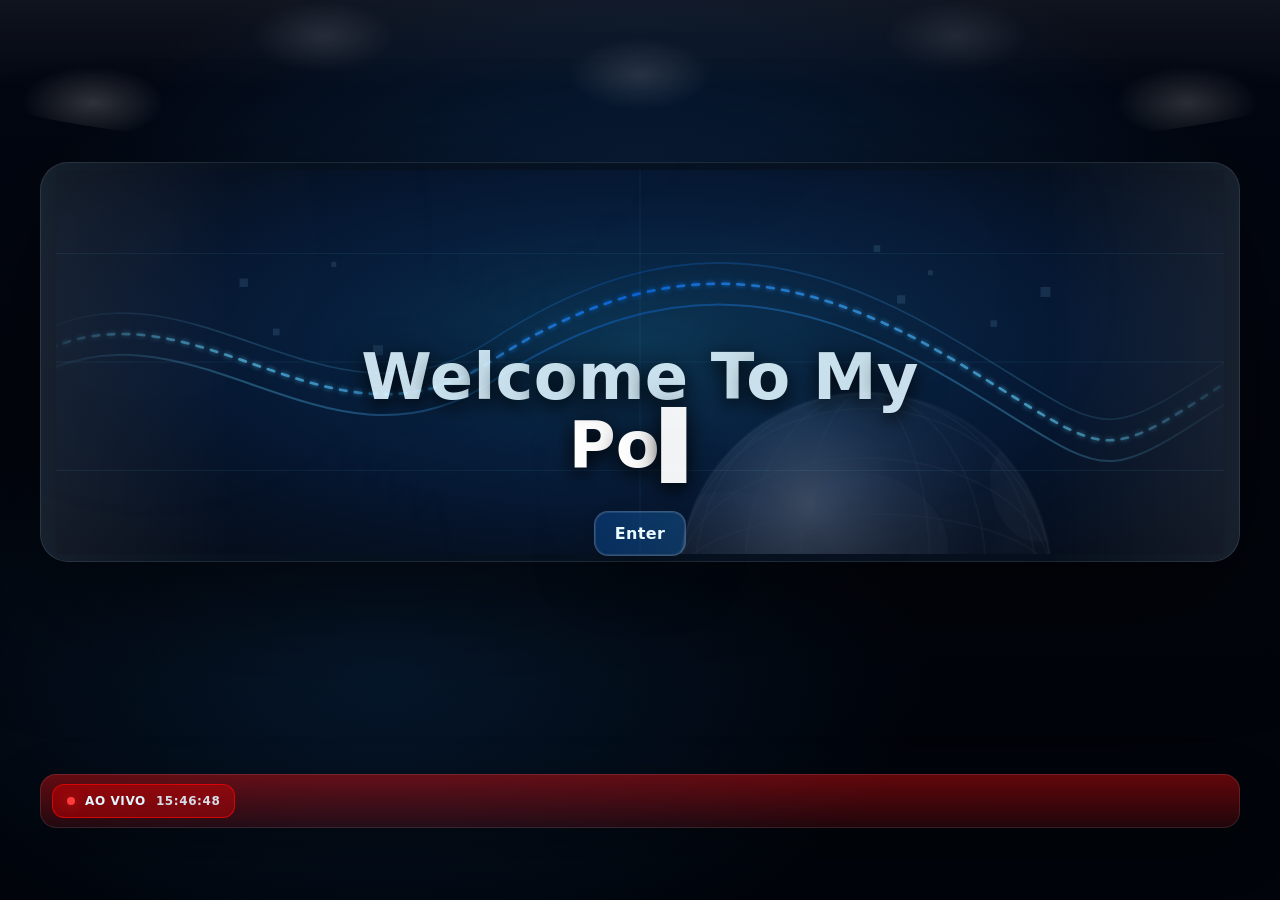
<file: index.html>
<!DOCTYPE html>
<html lang="pt-br">
<head>
  <meta charset="UTF-8" />
  <meta name="viewport" content="width=device-width, initial-scale=1.0" />
  <title>Portifolio - Angelo</title>
  <link rel="stylesheet" href="style.css" />
  <link rel="shortcut icon" href="assets/news-report.png">
</head>

<body>
  <section class="intro">

    <div class="intro__content">
      <h1 class="intro__title typewriter" aria-label="Welcome To My Portfolio Website">
        <span class="typewriter__line muted" data-text="Welcome To My"></span><br>
        <span class="typewriter__line accent" data-text="Portfolio Website"></span>
      </h1>

      <a class="intro__btn" id="enterBtn" href="home.html">Enter</a>
    </div>

    <div class="stage" aria-hidden="true">
      <div class="rig"></div>

      <div class="wall">
        <div class="panel">
          <svg class="screen" viewBox="0 0 1400 520" preserveAspectRatio="xMidYMid slice">
            <defs>
              <radialGradient id="bgGlow" cx="50%" cy="45%" r="70%">
                <stop offset="0%" stop-color="#1fb3ff" stop-opacity=".25" />
                <stop offset="55%" stop-color="#0a73ff" stop-opacity=".10" />
                <stop offset="100%" stop-color="#071a33" stop-opacity="0" />
              </radialGradient>

              <linearGradient id="waveGrad" x1="0" y1="0" x2="1" y2="0">
                <stop offset="0%" stop-color="#63d7ff" stop-opacity="0"/>
                <stop offset="18%" stop-color="#63d7ff" stop-opacity=".85"/>
                <stop offset="50%" stop-color="#0a73ff" stop-opacity="1"/>
                <stop offset="82%" stop-color="#63d7ff" stop-opacity=".85"/>
                <stop offset="100%" stop-color="#63d7ff" stop-opacity="0"/>
              </linearGradient>

              <filter id="glow" x="-60%" y="-60%" width="220%" height="220%">
                <feGaussianBlur stdDeviation="3" result="b"/>
                <feMerge>
                  <feMergeNode in="b"/>
                  <feMergeNode in="SourceGraphic"/>
                </feMerge>
              </filter>

              <filter id="soft" x="-40%" y="-40%" width="180%" height="180%">
                <feGaussianBlur stdDeviation="0.8"/>
              </filter>

              <radialGradient id="earthSphere" cx="35%" cy="30%" r="70%">
                <stop offset="0%" stop-color="#e9fbff" stop-opacity=".85"/>
                <stop offset="35%" stop-color="#9af3ff" stop-opacity=".35"/>
                <stop offset="70%" stop-color="#0a73ff" stop-opacity=".22"/>
                <stop offset="100%" stop-color="#04122a" stop-opacity=".95"/>
              </radialGradient>

              <clipPath id="clipEarth">
                <circle cx="0" cy="0" r="120"></circle>
              </clipPath>

              <symbol id="Earth" viewBox="-140 -140 280 280">
                <circle r="120" fill="url(#earthSphere)"/>

                <g clip-path="url(#clipEarth)">
                  <g class="map">
                    <g class="map-strip">
                      <path class="land" d="M-150,-25 C-120,-60 -70,-70 -45,-35 C-30,-15 -20,0 -45,20 C-70,40 -95,35 -110,15 C-125,-5 -135,-5 -150,-25Z"/>
                      <path class="land" d="M-30,-60 C-10,-75 20,-70 40,-50 C55,-35 60,-10 40,0 C15,12 -5,5 -15,-10 C-25,-25 -40,-35 -30,-60Z"/>
                      <path class="land" d="M55,10 C75,-10 110,-5 130,25 C145,50 130,85 95,95 C70,102 45,88 40,65 C35,45 40,25 55,10Z"/>
                      <path class="land" d="M-70,65 C-40,45 -10,55 5,75 C20,95 10,115 -20,118 C-55,122 -90,95 -70,65Z"/>
                      <path class="land" d="M90,-85 C115,-95 140,-80 145,-60 C150,-35 125,-20 105,-25 C85,-30 70,-70 90,-85Z"/>

                      <g transform="translate(300,0)">
                        <path class="land" d="M-150,-25 C-120,-60 -70,-70 -45,-35 C-30,-15 -20,0 -45,20 C-70,40 -95,35 -110,15 C-125,-5 -135,-5 -150,-25Z"/>
                        <path class="land" d="M-30,-60 C-10,-75 20,-70 40,-50 C55,-35 60,-10 40,0 C15,12 -5,5 -15,-10 C-25,-25 -40,-35 -30,-60Z"/>
                        <path class="land" d="M55,10 C75,-10 110,-5 130,25 C145,50 130,85 95,95 C70,102 45,88 40,65 C35,45 40,25 55,10Z"/>
                        <path class="land" d="M-70,65 C-40,45 -10,55 5,75 C20,95 10,115 -20,118 C-55,122 -90,95 -70,65Z"/>
                        <path class="land" d="M90,-85 C115,-95 140,-80 145,-60 C150,-35 125,-20 105,-25 C85,-30 70,-70 90,-85Z"/>
                      </g>
                    </g>
                  </g>
                </g>

                <g class="earth-grid">
                  <ellipse rx="120" ry="42" />
                  <ellipse rx="120" ry="78" />
                  <ellipse rx="120" ry="110" />
                  <ellipse rx="42" ry="120" />
                  <ellipse rx="78" ry="120" />
                  <ellipse rx="110" ry="120" />
                </g>

                <circle r="120" class="earth-rim" />
              </symbol>
            </defs>

            <rect x="0" y="0" width="1400" height="520" fill="rgba(6,14,28,.92)"/>
            <rect x="0" y="0" width="1400" height="520" fill="url(#bgGlow)"/>

            <g class="data">
              <rect x="980" y="120" width="8" height="8"/>
              <rect x="1008" y="180" width="10" height="10"/>
              <rect x="1045" y="150" width="6" height="6"/>
              <rect x="1120" y="210" width="8" height="8"/>
              <rect x="1180" y="170" width="12" height="12"/>
              <rect x="220" y="160" width="10" height="10"/>
              <rect x="260" y="220" width="8" height="8"/>
              <rect x="330" y="140" width="6" height="6"/>
              <rect x="380" y="240" width="12" height="12"/>
            </g>

            <g class="grid">
              <path d="M0 260H1400"/>
              <path d="M700 0V520"/>
              <path d="M0 130H1400"/>
              <path d="M0 390H1400"/>
            </g>

            <g transform="translate(270 260)">
              <use href="#Earth" class="earth earth-left"></use>
            </g>
            <g transform="translate(1130 260)">
              <use href="#Earth" class="earth earth-right"></use>
            </g>

            <path class="wave w1"
              d="M-40 260 C 160 140, 320 390, 520 260
                 S 880 140, 1080 260
                 S 1240 390, 1440 260" />
            <path class="wave w2"
              d="M-40 285 C 160 165, 320 415, 520 285
                 S 880 165, 1080 285
                 S 1240 415, 1440 285" />
            <path class="wave w3"
              d="M-40 235 C 160 115, 320 365, 520 235
                 S 880 115, 1080 235
                 S 1240 365, 1440 235" />
          </svg>
        </div>

        <div class="noise"></div>
        <div class="sheen"></div>
      </div>

      <div class="tickerWrap">
        <div class="badge">
          <span class="dot"></span>
          <span>AO VIVO</span>
          <span class="clock" id="clock">--:--:--</span>
        </div>

        <div class="ticker" aria-label="Ticker de notícias">
          <div class="tickerTrack" id="tickerTrack"></div>
        </div>
      </div>
    </div>
  </section>

  <script src="script.js"></script>
</body>
</html>
</file>
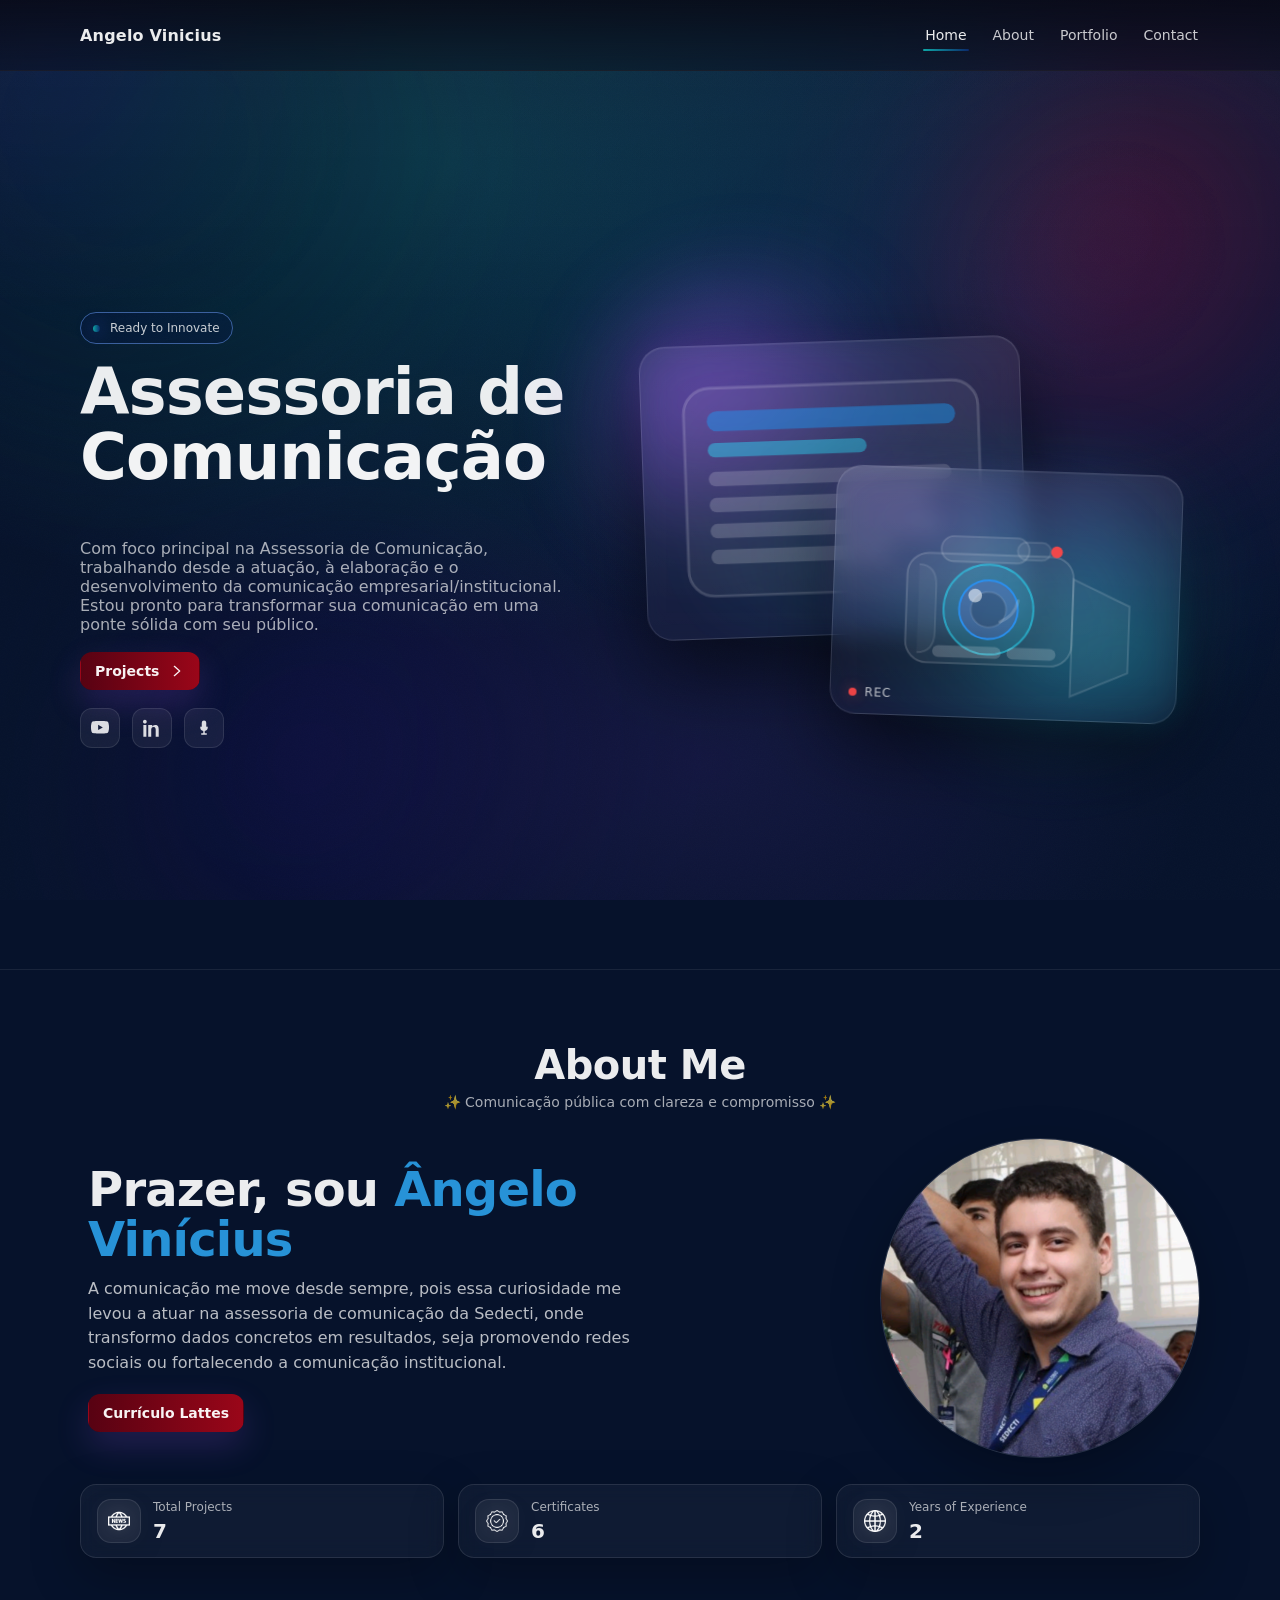
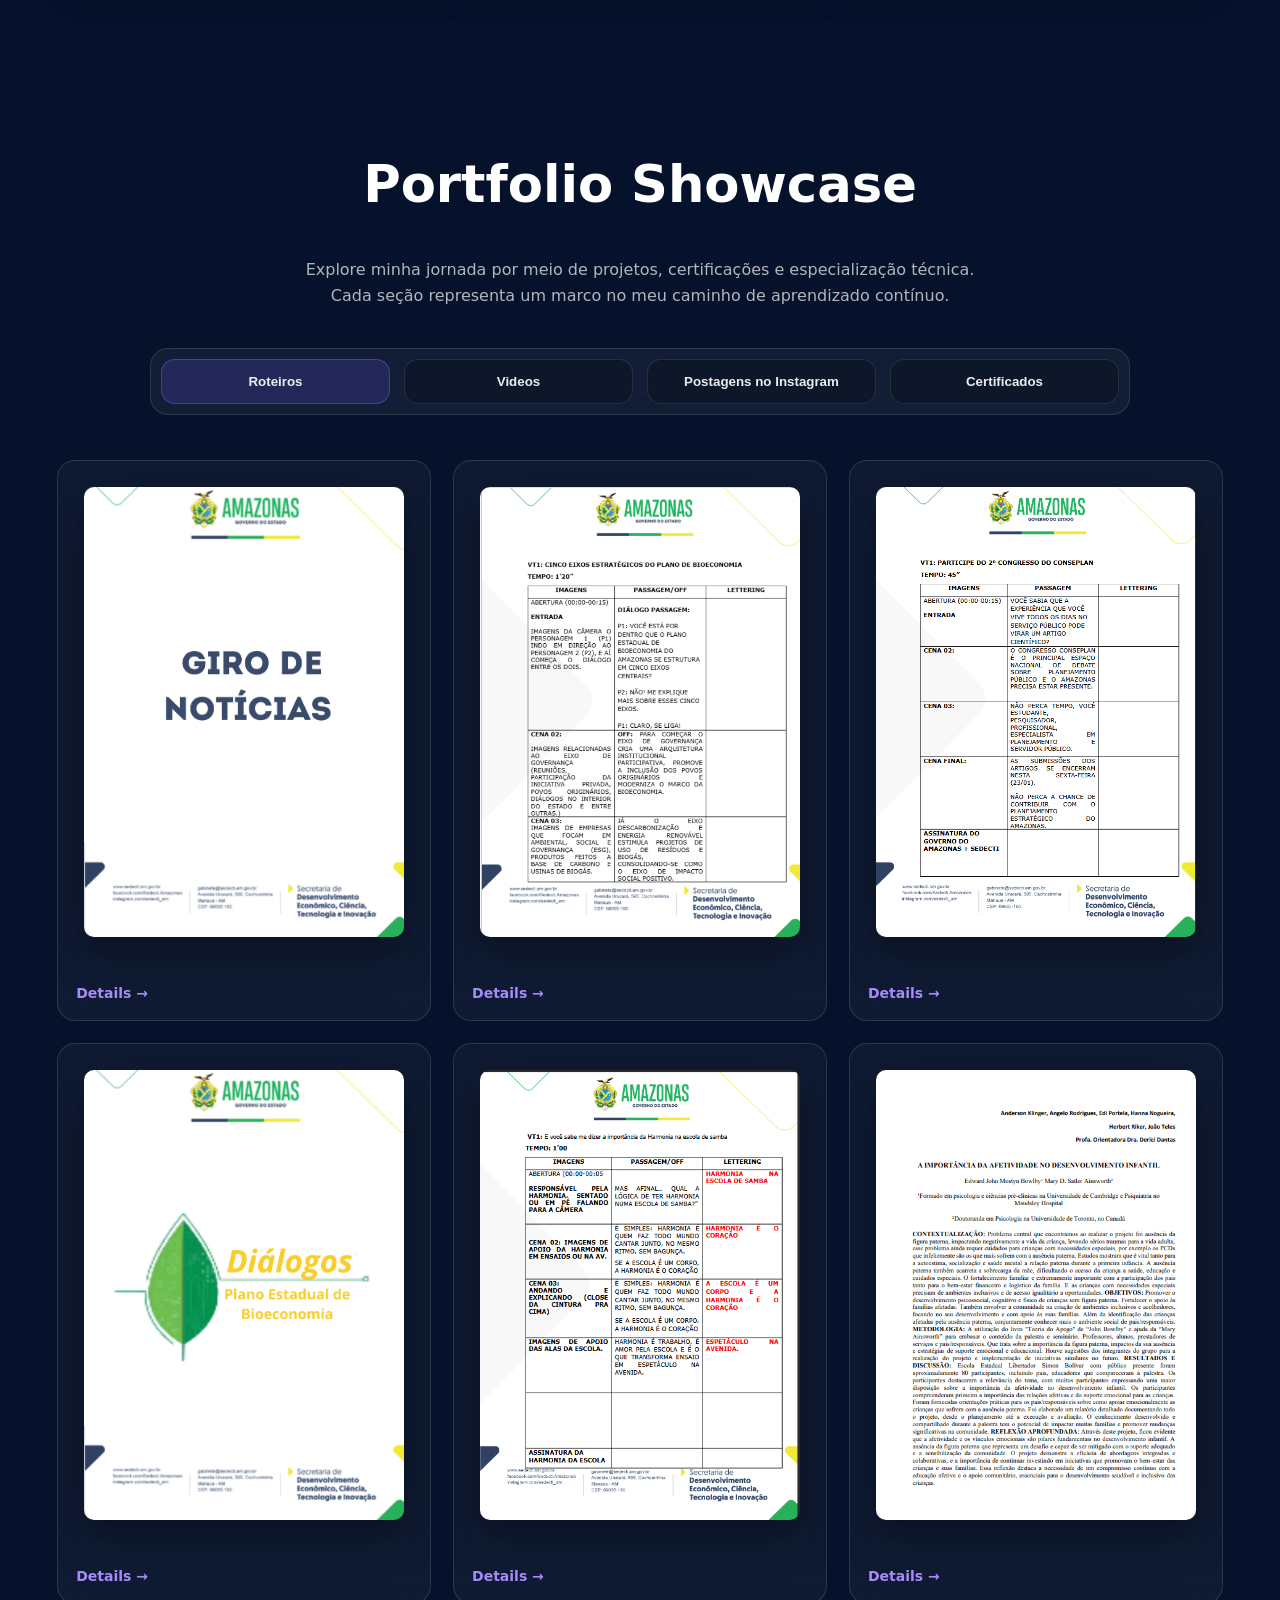
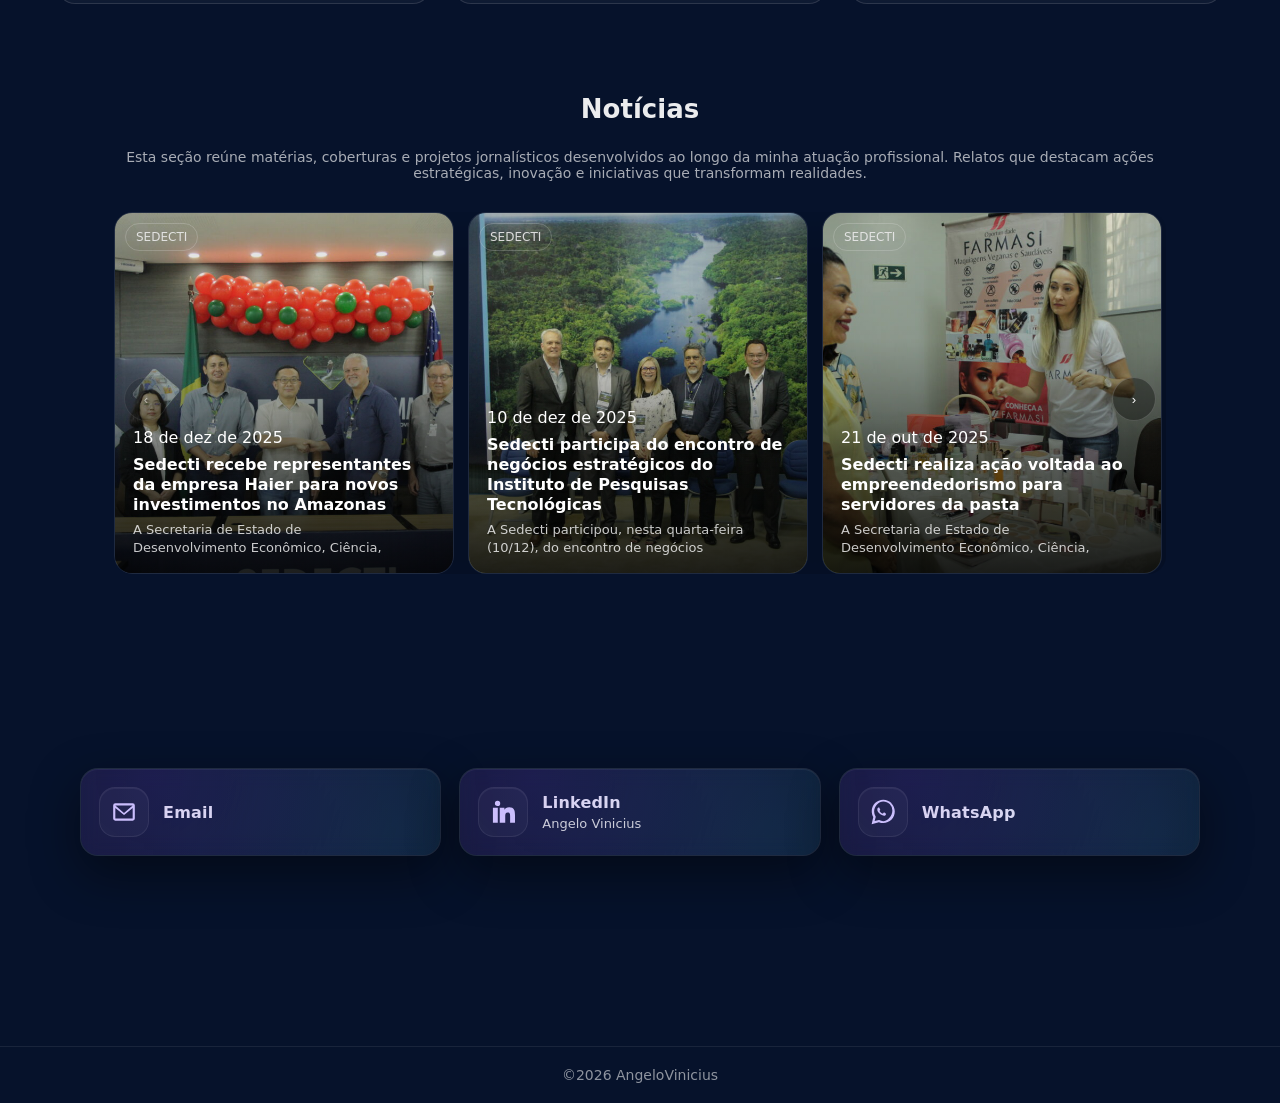
<file: home.html>
<!DOCTYPE html>
<html lang="pt-br">
<head>
  <meta charset="UTF-8" />
<meta name="viewport" content="width=device-width, initial-scale=1, maximum-scale=1, user-scalable=no">

<title>Portifólio - Angelo</title>

  <link rel="stylesheet" href="jornal.css" />
  <link rel="shortcut icon" href="assets/news-report.png" />
</head>

<body class="preload">
  <div class="bg" aria-hidden="true">
    <span class="blob b1"></span>
    <span class="blob b2"></span>
    <span class="blob b3"></span>
    <span class="grain"></span>
  </div>

  <header class="header reveal reveal--down d1">
    <div class="container header__inner">
      <a class="brand" href="#home">Angelo Vinicius</a>

      <nav class="nav" aria-label="Navegação principal">
        <a class="nav__link is-active" href="#home">Home</a>
        <a class="nav__link" href="#about">About</a>
        <a class="nav__link" href="#portfolio">Portfolio</a>
        <a class="nav__link" href="#contact">Contact</a>
      </nav>

      <button class="menuBtn" id="menuBtn" aria-label="Abrir menu" aria-expanded="false">
        <span></span><span></span><span></span>
      </button>
    </div>

    <div class="mobileNav" id="mobileNav" hidden>
      <a class="mobileNav__link" href="#home">Home</a>
      <a class="mobileNav__link" href="#about">Sobre</a>
      <a class="mobileNav__link" href="#portfolio">Portfolio</a>
      <a class="mobileNav__link" href="#contact">Contato</a>
    </div>
  </header>

  <main>
    <section id="home" class="hero">
      <div class="container hero__grid">
        <div class="hero__left">
          <div class="pill reveal reveal--up d2">
            <span class="dot"></span>
            Ready to Innovate
          </div>

          <h1 class="hero__title reveal reveal--up d3">
            <span>Assessoria de</span>
            <span class="accent">Comunicação</span>
          </h1>

          <br><br>

          <p class="hero__desc reveal reveal--up d5">
            Com foco principal na Assessoria de Comunicação, trabalhando desde a atuação, à elaboração e o desenvolvimento da comunicação empresarial/institucional.
            Estou pronto para transformar sua comunicação em uma ponte sólida com seu público.
          </p>

          <div class="actions reveal reveal--up d7">
            <a class="btn btn--primary" id="projectsBtn" href="https://drive.google.com/drive/folders/1f5iZQRrP-47BOK6iGcw1UeSBN8uWJRuh">
              Projects
              <svg width="16" height="16" viewBox="0 0 24 24" fill="none" aria-hidden="true">
                <path d="M8 5l8 7-8 7" stroke="currentColor" stroke-width="2" stroke-linecap="round" stroke-linejoin="round"/>
              </svg>
            </a>
            <div id="google_translate_element"></div>
          </div>

          <div class="social reveal reveal--up d7">
           <a class="iconBtn"
   href="https://youtube.com/@ninjadesignerprodutora?si=eHhl4yqdIC_F4mh0"
   target="_blank"
   rel="noreferrer"
   aria-label="YouTube"
   title="YouTube">
  <svg viewBox="0 0 24 24" width="18" height="18" fill="currentColor" aria-hidden="true">
    <path d="M23.5 6.2s-.2-1.6-.9-2.3c-.9-.9-1.9-.9-2.3-1C17.1 2.6 12 2.6 12 2.6h0s-5.1 0-8.3.3c-.4.1-1.4.1-2.3 1C.7 4.6.5 6.2.5 6.2S0 8.1 0 10v2c0 1.9.5 3.8.5 3.8s.2 1.6.9 2.3c.9.9 2.1.9 2.6 1 1.9.2 8 .3 8 .3s5.1 0 8.3-.3c.4-.1 1.4-.1 2.3-1 .7-.7.9-2.3.9-2.3s.5-1.9.5-3.8v-2c0-1.9-.5-3.8-.5-3.8zM9.5 14.7V7.8l6.3 3.5-6.3 3.4z"/>
  </svg>
</a>

            <a class="iconBtn" href="https://www.linkedin.com/in/angelo-vinicius?utm_source=share_via&utm_content=profile&utm_medium=member_android" aria-label="LinkedIn" title="LinkedIn">
              <svg viewBox="0 0 24 24" width="18" height="18" fill="currentColor" aria-hidden="true">
                <path d="M4.98 3.5C4.98 4.88 3.87 6 2.5 6S0 4.88 0 3.5 1.12 1 2.5 1s2.48 1.12 2.48 2.5zM.5 23.5h4V7.98h-4V23.5zM8.5 7.98h3.83v2.12h.06c.53-1 1.83-2.12 3.77-2.12 4.03 0 4.78 2.65 4.78 6.1v9.42h-4v-8.36c0-1.99-.04-4.55-2.77-4.55-2.77 0-3.2 2.16-3.2 4.4v8.51h-4V7.98z"/>
              </svg>
            </a>

            <a class="iconBtn"
   href="https://versaobrasileiraonline.wordpress.com"
   aria-label="Produções Jornalísticas"
   title="Produções Jornalísticas">
  <svg viewBox="0 0 24 24" width="18" height="18" fill="currentColor" aria-hidden="true">
    <path d="M12 14a3 3 0 0 0 3-3V5a3 3 0 0 0-6 0v6a3 3 0 0 0 3 3zm5-3a1 1 0 1 0-2 0 3 3 0 0 1-6 0 1 1 0 1 0-2 0 5 5 0 0 0 4 4.9V19H9a1 1 0 1 0 0 2h6a1 1 0 1 0 0-2h-2v-3.1a5 5 0 0 0 4-4.9z"/>
  </svg>
</a>
          </div>
        </div>

        <div class="hero__right">
          <div class="mediaRig" aria-hidden="true">
            <div class="mediaRig__item mediaRig__paper float" style="width:min(440px, 68%);">
              <div class="mediaRig__glow"></div>

              <svg class="mediaRig__svg" viewBox="0 0 240 180" aria-hidden="true">
                <rect x="18" y="18" width="204" height="144" rx="18" class="paper__body"/>
                <rect x="34" y="34" width="172" height="14" rx="7" class="paper__headline"/>
                <rect x="34" y="56" width="110" height="10" rx="5" class="paper__headline2"/>
                <rect x="34" y="76" width="168" height="10" rx="5" class="paper__line"/>
                <rect x="34" y="94" width="154" height="10" rx="5" class="paper__line"/>
                <rect x="34" y="112" width="160" height="10" rx="5" class="paper__line"/>
                <rect x="34" y="130" width="126" height="10" rx="5" class="paper__line"/>
              </svg>
            </div>

            <div class="mediaRig__item mediaRig__cam float float--delay" style="width:min(420px, 62%);">
              <div class="mediaRig__glow"></div>

              <svg class="mediaRig__svg" viewBox="0 0 320 220" aria-hidden="true">
                <rect x="58" y="70" width="170" height="112" rx="22" class="cam__body"/>
                <path d="M70 82c14 0 18 10 18 22v46c0 12-4 22-18 22"
                      fill="rgba(255,255,255,.04)" stroke="rgba(255,255,255,.10)" stroke-width="2"/>
                <rect x="92" y="52" width="90" height="26" rx="13" class="cam__top"/>
                <rect x="170" y="56" width="34" height="18" rx="9"
                      fill="rgba(255,255,255,.06)" stroke="rgba(255,255,255,.12)" stroke-width="2"/>
                <circle cx="210" cy="65" r="6" class="cam__recDot"/>
                <circle cx="142" cy="126" r="46" class="cam__lensOuter"/>
                <circle cx="142" cy="126" r="30" class="cam__lensInner"/>
                <circle cx="142" cy="126" r="18"
                        fill="rgba(0,0,0,.18)" stroke="rgba(255,255,255,.10)" stroke-width="2"/>
                <circle cx="128" cy="112" r="7" class="cam__shine"/>
                <path d="M154 138c10-4 16-12 18-22"
                      fill="none" stroke="rgba(255,255,255,.18)" stroke-width="3" stroke-linecap="round"/>
                <path d="M228 92 l58 26 v68 l-58 26 z" class="cam__finder"/>
                <rect x="86" y="164" width="70" height="12" rx="6" class="cam__btnLine"/>
                <rect x="162" y="164" width="50" height="12" rx="6" class="cam__btnLine2"/>
              </svg>

              <span class="mediaRig__rec" aria-hidden="true"><i></i> REC</span>
            </div>
          </div>
        </div>
      </div>
    </section>

    <section id="about" class="about">
      <div class="container">
        <div class="about__top reveal reveal--up d1">
          <h2 class="about__headline">About Me</h2>
          <p class="about__tagline">✨ Comunicação pública com clareza e compromisso ✨</p>
        </div>

        <div class="about__grid">
          <div class="about__left reveal reveal--up d2">
            <h3 class="about__hello">
              Prazer, sou <span>Ângelo Vinícius</span>
            </h3>

            <p class="about__text">
              A comunicação me move desde sempre, pois essa curiosidade me levou a atuar na assessoria de comunicação da Sedecti,
              onde transformo dados concretos em resultados, seja promovendo redes sociais ou fortalecendo a comunicação institucional.
            </p>

            <div class="about__actions">
              <a class="btn btn--primary" href="https://buscatextual.cnpq.br/buscatextual/visualizacv.do?metodo=apresentar&id=K1596681P5">
              Currículo Lattes 
              </a>
            </div>
          </div>

          <div class="about__right reveal reveal--up d3">
            <div class="about__avatar">
              <img src="assets/angelofoto.png" alt="Foto de Angelo" />
            </div>
          </div>
        </div>

        <div class="about__stats">
          <div class="statCard reveal reveal--up d2">
            <div class="statCard__icon">
              <img src="assets/news.png" alt="Total Projects" />
            </div>
            <div class="statCard__meta">
              <small>Total Projects</small>
              <strong>7</strong>
            </div>
          </div>

          <div class="statCard reveal reveal--up d3">
            <div class="statCard__icon">
              <img src="assets/quality.png" alt="Certificates" />
            </div>
            <div class="statCard__meta">
              <small>Certificates</small>
              <strong>6</strong>
            </div>
          </div>

          <div class="statCard reveal reveal--up d4">
            <div class="statCard__icon">
              <img src="assets/global.png" alt="Years of Experience" />
            </div>
            <div class="statCard__meta">
              <small>Years of Experience</small>
              <strong>2</strong>
            </div>
          </div>
        </div>
      </div>
    </section>

<section id="portfolio" class="showcase">

          <div class="showcase__container">
        <header class="showcase__header">
          <h2 class="showcase__title">Portfolio Showcase</h2>
          <p class="showcase__desc">
            Explore minha jornada por meio de projetos, certificações e especialização técnica.
            Cada seção representa um marco no meu caminho de aprendizado contínuo.
          </p>
        </header>

        <nav class="showcase__tabs" aria-label="Portfolio sections">
          <button class="showcase__tab is-active" type="button" data-tab="projects">Roteiros</button>
          <button class="showcase__tab" type="button" data-tab="tecnologias">Videos</button>
          <button class="showcase__tab" type="button" data-tab="posts">Postagens no Instagram</button>
          <button class="showcase__tab" type="button" data-tab="certificados">Certificados</button>

        </nav>

        <div class="showcase__panels">
          <br />
          <section class="showcase__panel is-active" id="tab-projects" data-panel="projects">
            <div class="showcase__grid">
              <article class="project-card">
                <div class="project-card__image">
                  <img src="assets/capa-06.png" alt="Portal do Servidor" />
                </div>
                <div class="project-card__content">
                  <div class="card__actions">
                    <a href="assets/GIRO 05 DO 12.pdf">Details →</a>
                  </div>
                </div>
              </article>

              <article class="project-card">
                <div class="project-card__image">
                  <img src="assets/capa- 01.png" alt="Invest Amazonas" />
                </div>
                <div class="project-card__content">                  <div class="card__actions">
                    <a href="assets/EXPLICANDO OS 5 EIXOS DO PLANO DE BIOECONOMIA.pdf">Details →</a>
                  </div>
                </div>
              </article>

              <article class="project-card">
                <div class="project-card__image">
                  <img src="assets/capa- 02.png" alt="Portal do Trabalhador" />
                </div>
                <div class="project-card__content">
                  <div class="card__actions">
                    <a href="assets/Chamando para inscrições do Conseplan.pdf">Details →</a>
                  </div>
                </div>
              </article>

              <article class="project-card">
                <div class="project-card__image">
                  <img src="assets/DIALOGOS.png" alt="Daedalus" />
                </div>
                <div class="project-card__content">
                  <div class="card__actions">
                    <a href="assets/12ª Reunião do Plano de Bioeconomia.pdf">Details →</a>
                  </div>
                </div>
              </article>

              <article class="project-card">
                <div class="project-card__image">
                  <img src="assets/capa - 04.png" alt="Vento Norte" />
                </div>
                <div class="project-card__content">
                  <div class="card__actions">
                    <a href="assets/MAS AFINAL… QUAL A LÓGICA DE TER HARMONIA.pdf">Details →</a>
                  </div>
                </div>
              </article>

              <article class="project-card">
                <div class="project-card__image">
                  <img src="assets/capa-05.png" alt="AeroTest" />
                </div>
                <div class="project-card__content">
                  <div class="card__actions">
                    <a href="assets/JORNALISMO_ANGELOVINICIUSSOARESRODRIGUES.pdf">Details →</a>
                  </div>
                </div>
              </article>
            </div>
          </section>

          <section class="showcase__panel" id="tab-posts" data-panel="posts">
  <div class="cert-grid">
    <!-- Card 1 -->
    <button class="cert-card" type="button"
      data-full="assets/vocesabia.jpeg"
      data-link="https://www.instagram.com/p/DABVBLUp_Dh/?igsh=MWdoM29lbHlncmV2dQ%3D%3D"
      aria-label="Abrir matéria 1">
      <img src="assets/vocesabia.jpeg" alt="Matéria 1">
    </button>

    <button class="cert-card" type="button"
      data-full="assets/urna.png"
      data-link="https://www.instagram.com/p/DLkhoaOMwNO/?igsh=MWo5aGFscWwybHFlcQ%3D%3D"
      aria-label="Abrir matéria 2">
      <img src="assets/urna.png" alt="Matéria 2">
    </button>

    <button class="cert-card" type="button"
      data-full="assets/essesprodutos.png"
      data-link="https://www.instagram.com/p/DJ4gsw0uIyO/?igsh=MWFlZHg4eXp0cm05ag%3D%3D"
      aria-label="Abrir matéria 3">
      <img src="assets/essesprodutos.png" alt="Matéria 3">
    </button>

    <button class="cert-card" type="button"
      data-full="assets/biojoias.png"
      data-link="https://www.instagram.com/p/DC1ywpIvH3D/?igsh=M3Z0b2lkY25xZ2lx"
      aria-label="Abrir matéria 4">
      <img src="assets/biojoias.png" alt="Matéria 4">
    </button>

    <button class="cert-card" type="button"
      data-full="assets/boi.png"
      data-link="https://www.instagram.com/p/DL5Q-d0uC2v/?igsh=eDF6ZmZtYXJzc3Rs"
      aria-label="Abrir matéria 5">
      <img src="assets/boi.png" alt="Matéria 5">
    </button>

    <button class="cert-card" type="button"
      data-full="assets/amazverde.png"
      data-link="https://www.instagram.com/p/DDr-PQFPf9C/?igsh=eXdseGZ6NTQyOTV4"
      aria-label="Abrir matéria 6">
      <img src="assets/amazverde.png" alt="Matéria 6">
    </button>

  </div>
</section>

          <section class="showcase__panel" id="tab-certificados" data-panel="certificados">
            <div class="cert-grid">
              <button class="cert-card" type="button"
                data-full="assets/conteudodigital.jpg"
                aria-label="OCEAN - DEEP LEARNING">
                <img src="assets/conteudodigital.jpg" alt="Certificado 1">
              </button>

              <button class="cert-card" type="button"
                data-full="assets/JORNALISMO.jpg" aria-label="Abrir certificado 2">
                <img src="assets/JORNALISMO.jpg" alt="Certificado 2">
              </button>

              <button class="cert-card" type="button"
                data-full="assets/ediçãodetexto.jpg" aria-label="Abrir certificado 3">
                <img src="assets/ediçãodetexto.jpg" alt="Certificado 3">
              </button>

              <button class="cert-card" type="button"
                data-full="assets/projeto.jpg" aria-label="Abrir certificado 4">
                <img src="assets/projeto.jpg" alt="Certificado 4">
              </button>

              <button class="cert-card" type="button"
                data-full="assets/assessor.jpg" aria-label="Abrir certificado 5">
                <img src="assets/assessor.jpg" alt="Certificado 5">
              </button>

              <button class="cert-card" type="button"
                data-full="assets/seo.jpg" aria-label="Abrir certificado 6">
                <img src="assets/seo.jpg" alt="Certificado 6">
              </button>
            </div>
          </section>

          <div class="lightbox" id="lightbox" aria-hidden="true">
  <div class="lightbox__backdrop" data-close="true"></div>

  <div class="lightbox__content" role="dialog" aria-modal="true" aria-label="Visualização">
    <button class="lightbox__close" type="button" data-close="true" aria-label="Fechar">✕</button>

    <img class="lightbox__img" id="lightboxImg" alt="">

    <div class="lightbox__actions">
      <a class="btn btn--primary" id="lightboxLink" href="#" target="_blank" rel="noreferrer">
        Ver postagem →
      </a>
    </div>
  </div>
</div>

          <section class="showcase__panel" id="tab-tecnologias" data-panel="tecnologias">

            <div class="netflix-grid" id="reelsGrid">
              <button class="nf-card" type="button"
                data-permalink="https://www.instagram.com/reel/DM0z-CbP5Ev/?igsh=MW01MWM1MGNwemc0dg=="
                aria-label="Abrir Reel 1">
                <img src="assets/GIRODENOTICIAS.png" alt="Reel 1" loading="lazy">
                <span class="nf-play" aria-hidden="true">▶</span>
              </button>

              <button class="nf-card" type="button"
                data-permalink="https://www.instagram.com/reel/DL7ZxftMiSN/"
                aria-label="Abrir Reel 2">
                <img src="assets/AMAZONAS.png" alt="Reel 2" loading="lazy">
                <span class="nf-play" aria-hidden="true">▶</span>
              </button>

              <button class="nf-card" type="button"
                data-permalink="https://www.instagram.com/reel/DHYpq0lg7vA/"
                aria-label="Abrir Reel 3">
                <img src="assets/92.png" alt="Reel 3" loading="lazy">
                <span class="nf-play" aria-hidden="true">▶</span>
              </button>

              <button class="nf-card" type="button"
                data-permalink="https://www.instagram.com/reel/DUBFqNwjgQA/"
                aria-label="Abrir Reel 4">
                <img src="assets/UMDIANASEDECTI.png" alt="Reel 4" loading="lazy">
                <span class="nf-play" aria-hidden="true">▶</span>
              </button>

              <button class="nf-card" type="button"
                data-permalink="https://www.instagram.com/reel/DHLjx5QgmnM/"
                aria-label="Abrir Reel 5">
                <img src="assets/ZONAFRANCA.png" alt="Reel 5" loading="lazy">
                <span class="nf-play" aria-hidden="true">▶</span>
              </button>

              <button class="nf-card" type="button"
                data-permalink="https://www.instagram.com/reel/DBq1ZFBJm2o/"
                aria-label="Abrir Reel 6">
                <img src="assets/servidor.png" alt="Reel 6" loading="lazy">
                <span class="nf-play" aria-hidden="true">▶</span>
              </button>
            </div>
          </section>
          
        </div>
      </div>
 </section>

 <section class="news-carousel-wrap" aria-label="Carrossel de notícias">
  <div class="news-carousel-head">
    <h2 class="news-carousel-title">Notícias</h2>
    <br>
    <p class="news-carousel-sub">Esta seção reúne matérias, coberturas e projetos jornalísticos desenvolvidos ao longo da minha atuação profissional.
Relatos que destacam ações estratégicas, inovação e iniciativas que transformam realidades.</p>
  </div>
  <br>
  <div class="news-carousel" data-carousel>
    <button class="nc-arrow nc-prev" type="button" data-prev aria-label="Anterior">‹</button>

    <div class="nc-viewport" data-viewport>
      <div class="nc-track" data-track>
        <article class="nc-card">
          <a class="nc-card-link" href="https://www.sedecti.am.gov.br/sedecti-recebe-representantes-da-empresa-haier-para-novos-investimentos-no-amazonas/">
            <div class="nc-media">
              <img src="assets/Haier.jpg" alt="Notícia 1">
              <span class="nc-tag">SEDECTI</span>
            </div>
            <div class="nc-body">
              <time class="nc-meta">18 de dez de 2025</time>
              <h3 class="nc-h3">Sedecti recebe representantes da empresa Haier para novos investimentos no Amazonas
</h3>
              <p class="nc-p">A Secretaria de Estado de Desenvolvimento Econômico, Ciência, Tecnologia e Inovação (Sedecti) recebeu, nesta quinta-feira (18/12), representantes da empresa Haier</p>
        
            </div>
          </a>
        </article>
        <article class="nc-card">
          <a class="nc-card-link" href="https://www.sedecti.am.gov.br/sedecti-participa-do-encontro-de-negocios-estrategicos-do-instituto-de-pesquisas-tecnologicas/">
            <div class="nc-media">
              <img src="assets/pesquisas.jpg" alt="Notícia 2">
              <span class="nc-tag">SEDECTI</span>
            </div>
            <div class="nc-body">
              <time class="nc-meta">10 de dez de 2025</time>
              <h3 class="nc-h3">Sedecti participa do encontro de negócios estratégicos do Instituto de Pesquisas Tecnológicas
</h3>
              <p class="nc-p">A Sedecti participou, nesta quarta-feira (10/12), do encontro de negócios estratégicos</p>
              
            </div>
          </a>
        </article>

        <article class="nc-card">
          <a class="nc-card-link" href="https://www.sedecti.am.gov.br/sedecti-realiza-acao-voltada-ao-empreendedorismo-para-servidores-da-pasta/">
            <div class="nc-media">
              <img src="assets/empreeendedorismo.jpg" alt="Notícia 3">
              <span class="nc-tag">SEDECTI</span>
            </div>
            <div class="nc-body">
              <time class="nc-meta">21 de out de 2025</time>
              <h3 class="nc-h3">Sedecti realiza ação voltada ao empreendedorismo para servidores da pasta</h3>
              <p class="nc-p">A Secretaria de Estado de Desenvolvimento Econômico, Ciência, Tecnologia e Inovação (Sedecti), realizou nesta terça-feira (21/10), uma ação voltada ao empreendedorismo para os servidores da secretaria. </p>
            </div>
          </a>
        </article>
        <article class="nc-card">
          <a class="nc-card-link" href="https://www.sedecti.am.gov.br/sedecti-participa-de-webinario-do-parque-de-ciencia-e-tecnologia-do-alto-solimoes-reforcando-o-foco-no-desenvolvimento-fronteirico-da-amazonia/">
            <div class="nc-media">
              <img src="assets/amazonico.jpeg" alt="Notícia 4">
              <span class="nc-tag">SEDECTI</span>
            </div>
            <div class="nc-body">
              <time class="nc-meta">29 de jan de 2026</time>
              <h3 class="nc-h3">Sedecti participa de webinário do Parque de Ciência e Tecnologia do Alto Solimões, reforçando o foco no desenvolvimento fronteiriço da Amazônia
</h3>
              <p class="nc-p">A Secretaria de Estado de Desenvolvimento Econômico, Ciência, Tecnologia e Inovação (Sedecti) marcou presença, nesta quinta-feira (29/01), no Webinário do Parque de Ciência e Tecnologia do Alto Solimões (PaCTAS): Inovação, Desenvolvimento e Integração na Tríplice Fronteira Amazônica. </p>
    
            </div>
          </a>
        </article>

         <article class="nc-card">
          <a class="nc-card-link" href="https://www.sedecti.am.gov.br/produtos-de-alta-tecnologia-fabricados-na-zona-franca-de-manaus-ajudam-a-movimentar-a-economia/">
            <div class="nc-media">
              <img src="assets/SMARTWATCH.png" alt="Notícia 4">
              <span class="nc-tag">SEDECTI</span>
            </div>
            <div class="nc-body">
              <time class="nc-meta">20 Fev 2026</time>
              <h3 class="nc-h3">Produtos de alta tecnologia fabricados na Zona Franca de Manaus ajudam a movimentar a economia
</h3>
              <p class="nc-p">Televisores, celulares, computadores e motocicletas são apenas alguns dos inúmeros produtos fabricados no Polo Industrial de Manaus (PIM). </p>
            </div>
          </a>
        </article>
      </div>
    </div>
    <button class="nc-arrow nc-next" type="button" data-next aria-label="Próxima">›</button>
    <div class="nc-dots" data-dots aria-label="Paginação"></div>
  </div>
</section>
    <section id="contact" class="ctc">
      <div class="container ctc__wrap">
        <header class="ctc__head reveal reveal--up d1">
          <h2 class="ctc__title">Contact Me</h2>
          <p class="ctc__sub">Tem alguma dúvida? Envie-me uma mensagem e vamos conversar.</p>
        </header>

        <section class="contactCards">
          <a class="contactCard"
             href="mailto:angeloviniciuss71@gmail.com?subject=Contato%20via%20Portfólio"
             aria-label="Email">
            <div class="contactIcon">
              <svg viewBox="0 0 24 24" width="26" height="26" fill="currentColor" aria-hidden="true">
                <path d="M20 4H4a2 2 0 0 0-2 2v12a2 2 0 0 0 2 2h16a2 2 0 0 0 2-2V6a2 2 0 0 0-2-2zm0 2v.01L12 13 4 6.01V6h16zM4 18V8.24l7.4 6.17a1 1 0 0 0 1.28 0L20 8.24V18H4z"/>
              </svg>
            </div>
            <div class="contactText">
              <h3>Email</h3>
            </div>
          </a>

          <a class="contactCard" href="https://www.linkedin.com/in/angelo-vinicius/" target="_blank" rel="noreferrer" aria-label="LinkedIn">
            <div class="contactIcon">
              <svg viewBox="0 0 24 24" width="26" height="26" fill="currentColor" aria-hidden="true">
                <path d="M6.94 6.5A2.44 2.44 0 1 1 7 1.6a2.44 2.44 0 0 1-.06 4.9zM2.7 22h4.5V8H2.7v14zM9 8h4.3v1.9h.06c.6-1.1 2.1-2.3 4.3-2.3 4.6 0 5.4 3 5.4 6.9V22h-4.5v-6.1c0-1.5 0-3.4-2.1-3.4s-2.4 1.6-2.4 3.3V22H9V8z"/>
              </svg>
            </div>
            <div class="contactText">
              <h3>LinkedIn</h3>
              <p>Angelo Vinicius</p>
            </div>
          </a>

          <a class="contactCard"
   href="https://wa.me/qr/GNJVUGUBSC5SL1"
   target="_blank" rel="noreferrer"
   aria-label="WhatsApp">
  <div class="contactIcon">
    <svg viewBox="0 0 32 32" width="26" height="26" fill="currentColor" aria-hidden="true">
      <path d="M19.11 17.59c-.26-.13-1.54-.76-1.78-.85-.24-.09-.41-.13-.59.13-.18.26-.68.85-.84 1.03-.15.18-.31.2-.57.07-.26-.13-1.1-.4-2.1-1.28-.78-.7-1.3-1.55-1.46-1.81-.15-.26-.02-.4.11-.53.12-.12.26-.31.39-.46.13-.15.18-.26.26-.44.09-.18.04-.33-.02-.46-.07-.13-.59-1.42-.81-1.95-.21-.51-.43-.44-.59-.45h-.5c-.18 0-.46.07-.7.33-.24.26-.92.9-.92 2.2 0 1.3.95 2.56 1.08 2.74.13.18 1.86 2.84 4.5 3.98.63.27 1.12.43 1.5.55.63.2 1.21.17 1.66.1.51-.08 1.54-.63 1.76-1.24.22-.61.22-1.13.15-1.24-.06-.11-.24-.18-.5-.31z"/>
      <path d="M26.67 5.33C23.9 2.56 20.23 1 16.32 1 8.5 1 2.15 7.35 2.15 15.17c0 2.5.65 4.93 1.89 7.08L2 31l8.96-2.35a14.1 14.1 0 0 0 5.36 1.04h.01c7.82 0 14.17-6.35 14.17-14.17 0-3.91-1.56-7.58-4.33-10.35zM16.32 27.3h-.01c-1.73 0-3.44-.47-4.93-1.35l-.35-.21-5.32 1.39 1.42-5.19-.23-.37a11.78 11.78 0 0 1-1.8-6.3C5.1 8.73 10.88 2.95 16.32 2.95c2.99 0 5.8 1.16 7.92 3.28a11.14 11.14 0 0 1 3.28 7.92c0 6.44-5.76 13.15-11.2 13.15z"/>
    </svg>
  </div>
  <div class="contactText">
    <h3>WhatsApp</h3>
  </div>
</a>
        </section>
      </div>
    </section>
  </main>

  <footer class="simple-footer">
    ©2026 AngeloVinicius
  </footer>

  <div class="reelModal" id="reelModal" aria-hidden="true">
  <div class="reelModal__backdrop" data-close="true"></div>

  <div class="reelModal__content" role="dialog" aria-modal="true" aria-label="Reel do Instagram">
    <button class="reelModal__close" type="button" data-close="true" aria-label="Fechar">✕</button>
    <div class="reelModal__body" id="reelModalBody"></div>
  </div>
</div>

  <script>
    window.googleTranslateElementInit = function () {
      const el = document.getElementById("google_translate_element");
      if (!el) return;

      new google.translate.TranslateElement(
        {
          pageLanguage: "pt",
          includedLanguages: "pt,en,zh-CN,es,fr",
          layout: google.translate.TranslateElement.InlineLayout.SIMPLE
        },
        "google_translate_element"
      );
    };
  </script>
  <script src="https://translate.google.com/translate_a/element.js?cb=googleTranslateElementInit"></script>
<script src="jornal.js"></script>
</body>
</html>
</file>
<file: style.css>
*{ box-sizing:border-box; }
html, body{ height:100%; }

body{
  margin:0;
  font-family:system-ui,-apple-system,Segoe UI,Roboto,Arial,sans-serif;
  background:#050913;
  color:#dff6ff;
  overflow:hidden;
}

.intro{
  position:relative;
  min-height:100vh;
  display:grid;
  place-items:center;
  overflow:hidden;

  background:
    radial-gradient(1100px 600px at 50% 28%, #0a2444 0%, transparent 55%),
    radial-gradient(900px 520px at 30% 75%, #06172b 0%, transparent 60%),
    linear-gradient(180deg, #030712, #01040a 80%);

  isolation: isolate;
  contain: layout paint;
}

.intro__content{
  position:relative;
  z-index:6;
  text-align:center;
  padding:24px;
}

.muted{ opacity:.9; font-weight:700; }

.accent{ color:#ffffff; font-weight:900; }

.intro__title{
  margin:0 0 18px;
  line-height:1.05;
  letter-spacing:.2px;
  font-size: clamp(34px, 5vw, 66px);
  text-shadow:
    0 6px 18px rgba(0,0,0,.85),
    0 0 40px rgba(0,0,0,.45);
}

.typewriter .typewriter__line{
  display:inline-block;
  white-space:nowrap;
}

.intro__btn{
  display:inline-block;
  margin-top:14px;
  padding:12px 20px;
  border-radius:14px;
  text-decoration:none;
  color:#e9fbff;
  font-weight:800;
  letter-spacing:.4px;
  border:1px solid rgba(255,255,255,.18);
  background: linear-gradient(90deg, rgba(10,80,160,.45), rgba(30,120,200,.35));
  box-shadow: 0 18px 60px rgba(0,0,0,.35), inset 0 0 0 1px rgba(255,255,255,.10);
  transition: transform .15s ease, filter .15s ease;
}
.intro__btn:hover{ transform:translateY(-1px); filter:brightness(1.08); }
.intro__btn:active{ transform:translateY(0); filter:brightness(.98); }

.stage{
  position:absolute;
  inset:0;
  width:100%;
  height:100%;
  pointer-events:none;
  z-index:1;

  contain: paint;
}

.rig{
  position:absolute;
  inset:-30px -80px auto -80px;
  height:190px;
  border-radius:0 0 60% 60%;
  background:
    radial-gradient(120px 60px at 12% 70%, rgba(255,255,255,.20), transparent 60%),
    radial-gradient(120px 60px at 28% 35%, rgba(255,255,255,.12), transparent 60%),
    radial-gradient(120px 60px at 50% 55%, rgba(255,255,255,.14), transparent 60%),
    radial-gradient(120px 60px at 72% 35%, rgba(255,255,255,.10), transparent 60%),
    radial-gradient(120px 60px at 88% 70%, rgba(255,255,255,.18), transparent 60%),
    linear-gradient(180deg, rgba(255,255,255,.08), transparent 65%);
  opacity:.9;

  filter:none;
}

.wall{
  position:absolute;
  left:50%;
  top:18%;
  width:min(1200px, 96vw);
  height:min(400px, 50vh);
  transform: translateX(-50%);
  border-radius: 28px;
  overflow:hidden;
  background: rgba(6,14,28,.92);
  z-index:2;

  box-shadow:
    0 40px 120px rgba(0,0,0,.55),
    inset 0 0 0 1px rgba(255,255,255,.10),
    inset 0 0 60px rgba(99,215,255,.06);

  contain: paint;
}

.wall::before{
  content:"";
  position:absolute;
  inset:0;
  background:
    radial-gradient(120% 90% at 50% 50%, transparent 55%, rgba(0,0,0,.35) 100%),
    linear-gradient(90deg, rgba(255,255,255,.07), transparent 16%, transparent 84%, rgba(255,255,255,.07));
  opacity:1;
  pointer-events:none;
  z-index:3;
}

.panel{
  position:absolute;
  inset:0;
  display:grid;
  place-items:center;
  padding: 8px 16px;
}
.screen{ width:100%; height:100%; display:block; }

.grid path{
  stroke: rgba(99,215,255,.18);
  stroke-width:1;
  opacity:.55;
  filter:none;
}

.data rect{
  fill: rgba(120,180,220,.25);
  opacity:.6;
  filter:none;
}


.wave{
  fill:none;
  stroke: url(#waveGrad);
  stroke-linecap:round;
  opacity:.60;
}


.w1{
  stroke-width:3.1;
  opacity:.75;
  filter:url(#glow);
  stroke-dasharray: 8 10;
  animation: dash 6.8s linear infinite;
}


.w2{
  stroke-width:2.4;
  opacity:.35;
  filter:none;
  stroke-dasharray:none;
  animation:none;
}
.w3{
  stroke-width:2.0;
  opacity:.22;
  filter:none;
  stroke-dasharray:none;
  animation:none;
}

@keyframes dash{ to{ stroke-dashoffset:-240; } }


.earth{
 
  filter:none;
  opacity:.26;
  transform-origin:center;
  pointer-events:none;

 
  mix-blend-mode: normal;
}


@media (min-width: 900px){
  .earth{ mix-blend-mode: luminosity; }
}

.earth-left,
.earth-right{
  opacity:.26;
  animation: float-soft 7s ease-in-out infinite alternate;
}

@keyframes float-soft{
  from{ transform: translateY(-3px) scale(.95); }
  to{ transform: translateY(5px)  scale(.95); }
}


.land{
  fill: rgba(140,190,220,.6);
  opacity:.25;
}




.map{
  animation: earthMove 18s linear infinite;
  transform: translateX(0);
}
@keyframes earthMove{ to{ transform: translateX(-300px); } }

.earth-grid{
  fill:none;
  stroke: rgba(99,215,255,.55);
  stroke-width:1.2;
  opacity:.32;
}

.earth-rim{
  fill:none;
  stroke: rgba(99,215,255,.40);
  stroke-width:2;
  opacity:.38;
}


.noise{
  position:absolute;
  inset:-10px;
  background:
    radial-gradient(circle at 10% 20%, rgba(255,255,255,.06), transparent 35%),
    radial-gradient(circle at 70% 30%, rgba(255,255,255,.05), transparent 40%),
    radial-gradient(circle at 50% 80%, rgba(255,255,255,.05), transparent 45%);
  filter:none;
  opacity:.22;
  animation: drift 16s ease-in-out infinite alternate;
  z-index:4;

  contain: paint;
  will-change: transform;
}

@keyframes drift{
  from{ transform: translate3d(-10px,-5px,0) scale(1.02); }
  to{ transform: translate3d(10px,5px,0)  scale(1.05); }
}

.sheen{
  position:absolute;
  inset:-20px -40px;
  background: linear-gradient(115deg, transparent 35%, rgba(154,243,255,.14) 48%, transparent 62%);
  transform: translateX(-60%);
  animation: sheen 10s linear infinite;
  opacity:.10;
  z-index:4;

  contain: paint;
  will-change: transform;
}

@keyframes sheen{
  0%{ transform: translateX(-65%); }
  100%{ transform: translateX(65%); }
}


.tickerWrap{
  position:absolute;
  left:50%;
  bottom: 8%;
  transform: translateX(-50%);
  width:min(1200px, 96vw);
  display:flex;
  align-items:center;
  gap:12px;
  padding:10px 12px;
  border-radius:16px;
  background: linear-gradient(180deg, rgba(248, 13, 13, 0.4), rgba(168, 14, 14, 0.18));
  box-shadow: 0 18px 50px rgba(0,0,0,.35),
              inset 0 0 0 1px rgba(255,255,255,.10);
  overflow: visible;
  z-index:2;

  contain: paint;
}

.badge{
  display:flex;
  align-items:center;
  gap:10px;
  padding:9px 14px;
  border-radius:12px;
  background: linear-gradient(90deg, rgba(221, 0, 0, 0.45), rgba(239, 2, 2, 0.35));
  border:1px solid rgba(221, 7, 7, 0.934);
  font-weight:900;
  text-transform:uppercase;
  letter-spacing:.6px;
  font-size:12px;
  min-width: max-content;
  flex: 0 0 auto;
  white-space: nowrap;
}

.dot{
  width:8px; height:8px;
  border-radius:50%;
  background:#ff3b3b;
  box-shadow:0 0 14px rgba(255,59,59,.65);
  animation: live 1.2s ease-in-out infinite;
}
@keyframes live{
  0%,100%{ transform:scale(.95); opacity:.7; }
  50%{ transform:scale(1.15); opacity:1; }
}

.clock{ font-variant-numeric: tabular-nums; opacity:.9; }

.ticker{
  position:relative;
  flex:1;
  height:20px;
  overflow:hidden;
  min-width:0;
  mask-image: linear-gradient(90deg, transparent 0, #a20606 6%, #880505 94%, transparent 100%);
}

.tickerTrack{
  position:absolute;
  white-space:nowrap;
  padding-left: 100%;
  will-change:transform;
  animation: scroll 22s linear infinite;
  font-weight:800;
  letter-spacing:.2px;
}
@keyframes scroll{
  from{ transform:translateX(0); }
  to{ transform:translateX(-100%); }
}
.sep{ opacity:.65; padding:0 14px; color: rgba(154,243,255,.85); }


@media (max-width: 700px){
  .wall{ top:16%; height:46vh; width:94vw; }
  .tickerWrap{ bottom:6%; width:94vw; }

 
  .sheen{ display:none; }
  .grid, .data{ display:none; }
  .earth-right{ display:none; }
}


@media (prefers-reduced-motion: reduce){
  .sheen, .noise, .w1, .map, .tickerTrack, .earth-left, .earth-right, .dot{
    animation:none !important;
  }
}
</file>
<file: jornal.css>
:root{
  --bg: #06122b;                    
  --text: rgba(255,255,255,.92);
  --muted: rgba(255,255,255,.65);
  --line: rgba(255,255,255,.12);
  --card: rgba(255,255,255,.06);

  --accent: #0ea5a5;                 
  --accent2: #0b2a6b;                

  --radius: 18px;
  --easeOut: cubic-bezier(.2,.9,.2,1);
}

*{ box-sizing: border-box; }
html{ scroll-behavior: smooth; }
body{
  margin:0;
  font-family: Inter, system-ui, -apple-system, Segoe UI, Roboto, Arial, sans-serif;
  background: var(--bg);
  color: var(--text);
  overflow-x:hidden;
}

.bg{
  position: fixed;
  inset: 0;
  z-index: -1;
  overflow: hidden;
  pointer-events: none;

  background:
    radial-gradient(1200px 800px at 35% 18%, rgba(14,165,165,.22), transparent 60%),
    radial-gradient(1000px 700px at 80% 35%, rgba(11,42,107,.35), transparent 60%),
    radial-gradient(900px 600px at 55% 85%, rgba(124,58,237,.10), transparent 55%),
    linear-gradient(180deg, rgba(255,255,255,.035), transparent 35%);
}

.blob{
  position:absolute;
  width: 520px;
  height: 520px;
  border-radius: 999px;
  mix-blend-mode: screen;
  filter: blur(90px);
  opacity: .75;
  will-change: transform;
  transform: translate3d(0,0,0);
}

.b1{
  left: -140px;
  top: -120px;
  background: radial-gradient(circle at 30% 30%, rgba(12, 8, 68, 0.95), rgba(0, 12, 27, 0.857) 60%);
  animation: blob1 18s ease-in-out infinite alternate;
}
.b2{
  right: -180px;
  top: 60px;
  background: radial-gradient(circle at 30% 30%, rgb(99, 2, 25), rgba(41,226,255,0) 60%);
  animation: blob2 22s ease-in-out infinite alternate;
}
.b3{
  left: 10%;
  bottom: -200px;
  background: radial-gradient(circle at 30% 30%, rgba(18, 3, 95, 0.55), rgba(120,92,255,0) 60%);
  animation: blob3 26s ease-in-out infinite alternate;
}

.grain{
  position:absolute;
  inset:-60%;
  background-image: url("data:image/svg+xml,%3Csvg xmlns='http://www.w3.org/2000/svg' width='120' height='120'%3E%3Cfilter id='n'%3E%3CfeTurbulence type='fractalNoise' baseFrequency='.9' numOctaves='3' stitchTiles='stitch'/%3E%3C/filter%3E%3Crect width='120' height='120' filter='url(%23n)' opacity='.18'/%3E%3C/svg%3E");
  opacity: .12;
  mix-blend-mode: overlay;
  pointer-events:none;
  animation: grainMove 10s steps(6) infinite;
  will-change: transform;
}

@keyframes blob1{
  0%   { transform: translate3d(-10px, 0, 0) scale(1); }
  50%  { transform: translate3d(140px, -40px, 0) scale(1.08); }
  100% { transform: translate3d(60px, 70px, 0) scale(.98); }
}
@keyframes blob2{
  0%   { transform: translate3d(0, 0, 0) scale(1); }
  50%  { transform: translate3d(-160px, 60px, 0) scale(1.06); }
  100% { transform: translate3d(-80px, -50px, 0) scale(.98); }
}
@keyframes blob3{
  0%   { transform: translate3d(0, 0, 0) scale(1); }
  50%  { transform: translate3d(-120px, -90px, 0) scale(1.05); }
  100% { transform: translate3d(120px, -30px, 0) scale(.98); }
}
@keyframes grainMove{
  0%   { transform: translate3d(0,0,0); }
  25%  { transform: translate3d(-2%, 1%, 0); }
  50%  { transform: translate3d(-1%, -2%, 0); }
  75%  { transform: translate3d(2%, 2%, 0); }
  100% { transform: translate3d(1%, -1%, 0); }
}

@media (prefers-reduced-motion: reduce){
  .bg .blob, .bg .grain{ animation: none !important; }
}

.container{
  width: min(1120px, calc(100% - 48px));
  margin-inline: auto;
}

.header{
  position: sticky;
  top: 0;
  z-index: 50;
  backdrop-filter: blur(10px);
  background: linear-gradient(180deg, rgba(7,7,18,.78), rgba(7,7,18,.38));
  border-bottom: 1px solid rgba(255,255,255,.06);
}

.header__inner{
  height: 70px;
  display:flex;
  align-items:center;
  justify-content:space-between;
  gap: 18px;
}

.brand{
  color: var(--text);
  text-decoration:none;
  font-weight: 700;
  letter-spacing: .2px;
}

.nav{
  display:flex;
  gap: 22px;
}

.nav__link{
  position:relative;
  color: rgba(255,255,255,.78);
  text-decoration:none;
  font-weight: 500;
  font-size: 14px;
  padding: 10px 2px;
}
.nav__link:hover{ color: var(--text); }

.nav__link::after{
  content:"";
  position:absolute;
  left:0;
  right:0;
  bottom: 2px;
  height: 2px;
  border-radius: 999px;
  background: linear-gradient(90deg, var(--accent), var(--accent2));
  transform: scaleX(0);
  transform-origin: left;
  transition: transform .2s ease;
}
.nav__link.is-active::after{ transform: scaleX(1); }
.nav__link.is-active{ color: var(--text); }

.menuBtn{
  width: 44px; height: 44px;
  border-radius: 12px;
  border: 1px solid rgba(255,255,255,.10);
  background: rgba(255,255,255,.05);
  display:none;
  align-items:center;
  justify-content:center;
  gap:5px;
  cursor:pointer;
}
.menuBtn span{
  display:block;
  width: 18px;
  height: 2px;
  background: rgba(255,255,255,.85);
  border-radius: 999px;
}

.mobileNav{
  border-top: 1px solid rgba(255,255,255,.08);
  background: rgba(7,7,18,.75);
  backdrop-filter: blur(10px);
}
.mobileNav__link{
  display:block;
  padding: 14px 24px;
  color: rgba(255,255,255,.85);
  text-decoration:none;
  border-bottom: 1px solid rgba(255,255,255,.06);
}
.mobileNav__link:hover{ background: rgba(255,255,255,.05); }

.hero{ padding: 64px 0 44px; }

.hero__grid{
  display:grid;
  grid-template-columns: 1fr 1.15fr;
  align-items:center;
  gap: 42px;
  min-height: calc(100vh - 110px);
}

.pill{
  display:inline-flex;
  align-items:center;
  gap: 10px;
  padding: 8px 12px;
  border-radius: 999px;
  background: rgba(7, 9, 113, 0.1);
  border: 1px solid rgb(59, 96, 158);
  color: rgba(255,255,255,.78);
  font-size: 12px;
}
.pill .dot{
  width: 7px; height: 7px;
  border-radius: 50%;
  background: linear-gradient(90deg, var(--accent), var(--accent2));
  box-shadow: 0 0 16px rgb(44, 75, 166);
}

.hero__title{
  margin: 16px 0 10px;
  font-size: clamp(44px, 5vw, 68px);
  line-height: 1.02;
  letter-spacing: -1px;
}
.hero__title .accent{
  display:block;
  color: rgba(255, 255, 255, 0.95);
}

.hero__subtitle{
  margin: 0 0 14px;
  color: rgba(255,255,255,.74);
  font-weight: 500;
}

.hero__desc{
  margin: 0 0 18px;
  color: var(--muted);
  max-width: 560px;
}

.tags{ display:flex; flex-wrap:wrap; gap:10px; margin: 16px 0 20px; }
.tag{
  padding: 8px 12px;
  border-radius: 999px;
  background: rgba(255,255,255,.06);
  border: 1px solid rgba(255,255,255,.10);
  color: rgba(255,255,255,.82);
  font-size: 12px;
}

.actions{ display:flex; gap: 14px; align-items:center; margin-bottom: 18px; }

.btn{
  display:inline-flex;
  align-items:center;
  gap: 10px;
  padding: 10px 14px;
  border-radius: 12px;
  text-decoration:none;
  font-weight: 600;
  font-size: 14px;
  border: 1px solid transparent;
  transition: transform .12s ease, box-shadow .2s ease, background .2s ease, border-color .2s ease;
}
.btn:active{ transform: translateY(1px); }

.btn--primary{
  background: linear-gradient(90deg, rgba(92, 2, 17, 0.95), rgb(154, 6, 25));
  color: rgba(255, 255, 255, 0.95);
  box-shadow: 0 14px 34px rgba(164,88,255,.18);
}
.btn--primary:hover{ box-shadow: 0 18px 48px rgba(164,88,255,.22); }

.btn--ghost{
  background: rgba(255,255,255,.06);
  border-color: rgba(255,255,255,.12);
  color: rgba(255,255,255,.88);
}
.btn--ghost:hover{ background: rgba(255,255,255,.09); }

.social{ display:flex; gap: 12px; }
.iconBtn{
  width: 40px; height: 40px;
  border-radius: 12px;
  background: rgba(255,255,255,.06);
  border: 1px solid rgba(255,255,255,.10);
  display:inline-flex;
  align-items:center;
  justify-content:center;
  color: rgba(255,255,255,.85);
  text-decoration:none;
  transition: transform .12s ease, background .2s ease, border-color .2s ease;
}
.iconBtn:hover{
  transform: translateY(-1px);
  background: rgba(255,255,255,.09);
  border-color: rgba(164,88,255,.25);
}

.hero__right{
  width: 100%;
  min-width: 0;
  display:flex;
  align-items:center;
  justify-content:center;
}

.float{
  animation: floatUpDown 5s ease-in-out infinite;
  will-change: transform;
}
.float--delay{ animation-delay: .7s; }

@keyframes floatUpDown{
  0%,100%{ transform: translateY(0px); }
  50%{ transform: translateY(-14px); }
}

.mediaRig{
  position: relative;
  width: min(560px, 100%);
  height: 420px;
  isolation: isolate;
}

.mediaRig::before,
.mediaRig::after{
  content:"";
  position:absolute;
  width: 320px;
  height: 320px;
  border-radius: 999px;
  filter: blur(45px);
  opacity: .55;
  z-index: -2;
  pointer-events: none;
}
.mediaRig::before{
  left: -6%;
  top: -10%;
  background: radial-gradient(circle at 30% 30%, rgba(164,88,255,.9), transparent 62%);
}
.mediaRig::after{
  right: -10%;
  bottom: -12%;
  background: radial-gradient(circle at 40% 40%, rgba(41,226,255,.7), transparent 62%);
}

.mediaRig__item{
  position: absolute;
  border-radius: 26px;
  padding: 16px;
  background: linear-gradient(180deg, rgba(255,255,255,.07), rgba(255,255,255,.03));
  border: 1px solid rgba(255,255,255,.12);
  backdrop-filter: blur(12px);
  -webkit-backdrop-filter: blur(12px);
  box-shadow:
    0 30px 80px rgba(0,0,0,.55),
    inset 0 1px 0 rgba(255,255,255,.06);
  transition: transform .25s ease, border-color .25s ease, filter .25s ease;
}

.mediaRig__item:hover{
  transform: translateY(-6px) scale(1.01);
  border-color: rgba(164,88,255,.25);
  filter: brightness(1.04);
}

.mediaRig__paper{
  left: 2%;
  top: 5%;
  width: min(470px, 82%);
  transform: rotate(-2deg);
  z-index: 1;
}

.mediaRig__cam{
  right: 2%;
  bottom: 5%;
  width: min(470px, 82%);
  transform: rotate(2deg);
  z-index: 2;
}

.mediaRig__glow{
  position:absolute;
  inset:-2px;
  border-radius: inherit;
  background:
    radial-gradient(520px 240px at 25% 20%, rgba(164,88,255,.20), transparent 60%),
    radial-gradient(520px 240px at 85% 75%, rgba(41,226,255,.16), transparent 60%);
  filter: blur(18px);
  opacity: .95;
  z-index: -1;
  pointer-events:none;
}

.mediaRig__svg{
  width: 100%;
  height: auto;
  display: block;
  filter: drop-shadow(0 26px 60px rgba(0,0,0,.55));
}

.mediaRig__rec{
  position:absolute;
  left: 18px;
  bottom: 14px;
  font-size: 12px;
  letter-spacing: .8px;
  color: rgba(255,255,255,.72);
  display: inline-flex;
  align-items:center;
  gap: 8px;
  user-select:none;
}
.mediaRig__rec i{
  width: 8px;
  height: 8px;
  border-radius: 50%;
  background: rgba(255, 70, 70, .92);
  box-shadow: 0 0 14px rgba(255, 70, 70, .45);
  animation: recBlink 1s steps(1) infinite;
}
@keyframes recBlink{ 50%{ opacity: .25; } }

.paper__body{
  fill: rgba(255,255,255,.05);
  stroke: rgba(255,255,255,.16);
  stroke-width: 2;
}
.paper__fold{
  stroke: rgba(255,255,255,.14);
  stroke-width: 2;
  opacity: .9;
}
.paper__headline{ fill: rgba(26, 155, 247, 0.448); }
.paper__headline2{ fill: rgba(41,226,255,.42); }
.paper__line{ fill: rgba(255,255,255,.18); }

.cam__body{
  fill: rgba(255,255,255,.05);
  stroke: rgba(255,255,255,.16);
  stroke-width: 2;
}
.cam__top{
  fill: rgba(255,255,255,.08);
  stroke: rgba(255,255,255,.14);
  stroke-width: 2;
}
.cam__finder{
  fill: rgba(255,255,255,.04);
  stroke: rgba(255,255,255,.14);
  stroke-width: 2;
}
.cam__lensOuter{
  fill: rgba(41,226,255,.14);
  stroke: rgba(41,226,255,.52);
  stroke-width: 2;
}
.cam__lensInner{
  fill: rgba(164,88,255,.14);
  stroke: rgb(42, 142, 236);
  stroke-width: 2;
}
.cam__shine{ fill: rgba(255,255,255,.55); }
.cam__recDot{ fill: rgba(255, 70, 70, .92); }
.cam__btnLine, .cam__btnLine2{ fill: rgba(255,255,255,.18); }

@media (max-width: 900px){
  .hero__grid{ grid-template-columns: 1fr; min-height: auto; }
  .nav{ display:none; }
  .menuBtn{ display:inline-flex; }

  .mediaRig{
    height: auto;
    display: grid;
    gap: 18px;
  }
  .mediaRig__paper,
  .mediaRig__cam{
    position: relative;
    left: auto;
    right: auto;
    top: auto;
    bottom: auto;
    width: min(560px, 94%);
    margin: 0 auto;
    transform: none;
  }
}

.reveal{
  opacity: 0;
  transform: translateY(18px);
  will-change: opacity, transform;
}
.reveal.reveal--down{ transform: translateY(-18px); }
.reveal.reveal--left{ transform: translateX(18px); }
.reveal.reveal--right{ transform: translateX(-18px); }

.reveal.is-in{
  opacity: 1;
  transform: translate3d(0,0,0);
  transition:
    opacity .8s var(--easeOut),
    transform .8s var(--easeOut);
}
html.preload .reveal{ transition: none !important; }

.d1 { transition-delay: .06s; }
.d2 { transition-delay: .12s; }
.d3 { transition-delay: .18s; }
.d4 { transition-delay: .24s; }
.d5 { transition-delay: .30s; }
.d6 { transition-delay: .36s; }
.d7 { transition-delay: .42s; }

@media (prefers-reduced-motion: reduce){
  .reveal, .reveal.is-in{
    opacity: 1 !important;
    transform: none !important;
    transition: none !important;
  }
}

.about{
  padding: 72px 0 64px;
  border-top: 1px solid rgba(255,255,255,.08);
}

.about__top{
  text-align: center;
  margin-bottom: 28px;
}

.about__headline{
  margin: 0 0 6px;
  font-size: clamp(28px, 3.2vw, 40px);
  letter-spacing: -0.5px;
}

.about__tagline{
  margin: 0;
  color: rgba(255,255,255,.65);
  font-size: 14px;
}

.about__grid{
  display: grid;
  grid-template-columns: 1.15fr .85fr;
  gap: 42px;
  align-items: center;
  margin-top: 18px;
}

.about__left{ padding: 18px 8px; }

.about__hello{
  margin: 0 0 12px;
  font-size: clamp(30px, 3.8vw, 48px);
  line-height: 1.05;
  letter-spacing: -0.8px;
}
.about__hello span{ color: rgba(41, 154, 224, 0.95); }

.about__text{
  margin: 0 0 18px;
  max-width: 560px;
  color: rgba(255,255,255,.72);
  line-height: 1.55;
}

.about__actions{
  display: flex;
  gap: 12px;
  flex-wrap: wrap;
  margin-top: 12px;
}

.about__right{
  display: flex;
  justify-content: flex-end;
  align-items: center;
  min-width: 0;
}

.about__avatar{
  width: 320px;
  height: 320px;
  border-radius: 999px;
  overflow: hidden;
  position: relative;
  border: 1px solid rgba(255,255,255,.10);
  background: rgba(255,255,255,.04);
  box-shadow: 0 18px 50px rgba(0,0,0,.25);
}
.about__avatar img{
  width: 100%;
  height: 100%;
  object-fit: cover;
  object-position: center;
  display: block;
}

.about__stats{
  margin-top: 26px;
  display: grid;
  grid-template-columns: repeat(3, minmax(0,1fr));
  gap: 14px;
}
.statCard{
  border-radius: 16px;
  border: 1px solid rgba(255,255,255,.10);
  background: rgba(255,255,255,.04);
  padding: 14px 16px;
  display: flex;
  align-items: center;
  gap: 12px;
  backdrop-filter: blur(10px);
  box-shadow: 0 18px 50px rgba(0,0,0,.25);
  position: relative;
  transition: transform .18s ease, box-shadow .25s ease, border-color .25s ease;
}
.statCard:hover{ transform: translateY(-12px) scale(1.04) rotateX(3deg) rotateY(-3deg); }

.statCard__icon{
  width: 44px;
  height: 44px;
  border-radius: 14px;
  display: grid;
  place-items: center;
  background: rgba(255,255,255,.06);
  border: 1px solid rgba(255,255,255,.10);
}
.statCard__icon img{
  width: 22px;
  height: 22px;
  object-fit: contain;
  display: block;
  filter:
    drop-shadow(0 0 10px rgba(255,255,255,.25))
    drop-shadow(0 10px 18px rgba(0,0,0,.35));
}

.statCard__meta small{
  display: block;
  color: rgba(255,255,255,.65);
  font-size: 12px;
}
.statCard__meta strong{
  display: block;
  font-size: 20px;
  margin-top: 5px;
}

@media (max-width: 900px){
  .about__grid{ grid-template-columns: 1fr; gap: 22px; }
  .about__right{ justify-content: flex-start; }
  .about__avatar{ width: 240px; height: 240px; }
  .about__stats{ grid-template-columns: 1fr; }
}

.showcase{
  padding: 90px 20px;
}
.showcase__container{
  width: min(1200px, 94%);
  margin: auto;
}

.showcase__header{
  text-align: center;
  margin-bottom: 40px;
}

.showcase__title{
  font-size: clamp(32px, 4vw, 54px);
  font-weight: 900;
  color: #ffffff;
}

.showcase__desc{
  max-width: 700px;
  margin: 12px auto 0;
  opacity: .75;
  line-height: 1.6;
}

.showcase__tabs{
  width: min(100%, 980px);
  margin: 18px auto 26px;
  display: grid;
  grid-template-columns: repeat(4, 1fr);
  gap: 14px;
  padding: 10px;
  border-radius: 18px;
  border: 1px solid rgba(255,255,255,.12);
  background: rgba(255,255,255,.05);
  backdrop-filter: blur(10px);
}

.showcase__tab{
  width: 100%;
  min-width: 0; /* importante */
  border: 1px solid rgba(255,255,255,.10);
  background: rgba(0,0,0,.22);
  color: inherit;
  border-radius: 14px;
  padding: 14px 16px;
  cursor: pointer;
  display: flex;
  align-items: center;
  justify-content: center;
  font-weight: 600;
  white-space: nowrap; 
  transition: transform .15s ease, background .15s ease, border-color .15s ease;
}

.showcase__tab:hover{
  transform: translateY(-1px);
  border-color: rgba(255,255,255,.22);
}
.showcase__tab.is-active{
  background: rgba(120, 90, 255, .18);
  border-color: rgba(120, 90, 255, .45);
}

.showcase__panel{ display: none; }
.showcase__panel.is-active{ display: block; }

.showcase__grid{
  display: grid;
  grid-template-columns: repeat(3, minmax(0, 1fr));
  gap: 22px;
}

@media (max-width: 640px){
  .showcase__tabs{ 
    grid-template-columns: repeat(2, 1fr);
  }

  .showcase__grid{ 
    grid-template-columns: 1fr;
  }
}

.project-card{
  background: rgba(255,255,255,.04);
  border: 1px solid rgba(255,255,255,.12);
  border-radius: 18px;
  overflow: hidden;
  backdrop-filter: blur(12px);
  transition: transform .35s cubic-bezier(.4,0,.2,1), box-shadow .35s ease;
}

.project-card:hover{
  transform: translateY(-10px) scale(1.02);
  box-shadow:
    0 30px 60px rgba(0,0,0,.45),
    0 0 40px rgba(139,92,246,.25);
}

.project-card__image{
  width: 100%;
  aspect-ratio: 4 / 3;
  padding: 26px;
  display: flex;
  align-items: center;
  justify-content: center;
  border-radius: 18px;
}

.project-card__image img{
  width: 100%;
  height: 450px;
  object-fit: cover;
  border-radius: 10px;
  display: block;
  box-shadow: 0 14px 40px rgba(0,0,0,.35);
  transition: transform .25s ease;
}

.project-card:hover .project-card__image img{ transform: scale(1.03); }

.project-card__content{ padding: 14px 18px 18px; }

.project-card__content h3,
.project-card__content p{ display: none; }

.card__actions{ margin-top: 6px; }
.card__actions a{
  color: #a78bfa;
  text-decoration: none;
  font-weight: 600;
  font-size: 14px;
}

.cert-grid{
  display: grid;
  grid-template-columns: repeat(3, minmax(220px, 1fr));
  gap: 22px;
  margin-top: 20px;
}
@media (max-width: 980px){
  .cert-grid{ grid-template-columns: repeat(2, minmax(220px, 1fr)); }
}
@media (max-width: 620px){
  .cert-grid{ grid-template-columns: 1fr; }
}

.cert-card{
  border: 1px solid rgba(255,255,255,0.10);
  background: rgba(255,255,255,0.04);
  border-radius: 18px;
  padding: 0;
  overflow: hidden;
  cursor: pointer;
  transition: transform .25s ease, border-color .25s ease, background .25s ease;
  box-shadow: 0 10px 30px rgba(0,0,0,0.35);
}
.cert-card:hover{
  transform: translateY(-6px);
  border-color: rgba(72, 151, 255, 0.807);
  background: rgba(145,85,255,0.10);
}
.cert-card img{
  width: 100%;
  height: 220px;
  object-fit: cover;
  display: block;
}

.lightbox{
  position: fixed;
  inset: 0;
  display: none;
  z-index: 99999;
}
.lightbox.is-open{ display: block; }

.lightbox__backdrop{
  position: absolute;
  inset: 0;
  background: rgba(0,0,0,0.88);
}
.lightbox__content{
  position: relative;
  z-index: 1;
  height: 100%;
  width: 100%;
  display: grid;
  place-items: center;
  padding: 24px;
}
.lightbox__img{
  max-width: min(1100px, 96vw);
  max-height: 92vh;
  width: auto;
  height: auto;
  object-fit: contain;
  border-radius: 14px;
  box-shadow: 0 20px 80px rgba(0,0,0,0.65);
  background: rgba(255,255,255,0.04);
  border: 1px solid rgba(255,255,255,0.12);
}
.lightbox__close{
  position: absolute;
  top: 18px;
  right: 22px;
  width: 44px;
  height: 44px;
  border-radius: 12px;
  border: 1px solid rgba(255,255,255,0.18);
  background: rgba(0,0,0,0.35);
  color: #fff;
  font-size: 24px;
  line-height: 1;
  cursor: pointer;
}
.lightbox__close:hover{
  background: rgba(145,85,255,0.25);
  border-color: rgba(145,85,255,0.55);
}

.ctc{ padding: 90px 0 110px; }
.ctc__wrap{ position: relative; }

.ctc__head{
  text-align: center;
  margin-bottom: 22px;
}
.ctc__title{
  margin: 0 0 8px;
  font-size: clamp(26px, 3.2vw, 40px);
  letter-spacing: .2px;
  color: rgb(255, 255, 255);
}
.ctc__sub{
  margin: 0;
  color: rgba(255,255,255,.60);
  font-size: 14px;
}

.contactCards{
  display:grid;
  grid-template-columns: repeat(3, minmax(220px, 1fr));
  gap: 18px;
}
@media (max-width: 900px){
  .contactCards{ grid-template-columns: 1fr; }
}

.contactCard{
  position:relative;
  display:flex;
  align-items:center;
  gap:14px;
  padding:18px 18px;
  border-radius:18px;
  color:#eaeaf2;
  text-decoration:none;
  background: rgba(255,255,255,.03);
  border: 1px solid rgba(255,255,255,.08);
  box-shadow:
    0 18px 50px rgba(0,0,0,.45),
    inset 0 1px 0 rgba(255,255,255,.06);
  backdrop-filter: blur(10px);
  -webkit-backdrop-filter: blur(10px);
  transition: transform .2s ease, border-color .2s ease, background .2s ease;
  overflow:hidden;
}
.contactCard::before{
  content:"";
  position:absolute;
  inset:-2px;
  background:
    radial-gradient(600px circle at 20% 10%, rgba(124,58,237,.22), transparent 55%),
    radial-gradient(500px circle at 85% 80%, rgba(34,211,238,.12), transparent 55%);
  opacity:.7;
  pointer-events:none;
}
.contactCard:hover{
  transform: translateY(-4px);
  border-color: rgba(124,58,237,.35);
  background: rgba(255,255,255,.045);
}

.contactIcon{
  width:50px;
  height:50px;
  border-radius:16px;
  display:grid;
  place-items:center;
  color:#d8d3ff;
  background: rgba(255,255,255,.04);
  border: 1px solid rgba(255,255,255,.08);
  box-shadow: inset 0 1px 0 rgba(255,255,255,.06);
}

.contactText h3{
  margin:0;
  font-size:16px;
  letter-spacing:.2px;
}
.contactText p{
  margin:4px 0 0;
  font-size:13px;
  opacity:.85;
}

.simple-footer {
  margin-top: 80px;
  padding: 20px 0;
  text-align: center;
  font-size: 14px;
  color: rgba(255, 255, 255, 0.55);
  border-top: 1px solid rgba(255, 255, 255, 0.08);
}

.goog-logo-link { display: none !important; }
.goog-te-gadget span { display: none !important; }
.goog-te-gadget { color: transparent !important; }


.netflix-grid{
  display: grid;
  grid-template-columns: repeat(2, minmax(0, 1fr));
  gap: 18px;
  margin-top: 22px;
}
@media (max-width: 650px){
  .netflix-grid{ grid-template-columns: 1fr; }
}

.nf-card{
  position: relative;
  border: 0;
  padding: 0;
  background: transparent;
  cursor: pointer;
  border-radius: 14px;
  overflow: hidden;
  aspect-ratio: 16 / 9;
}

.nf-card img{
  width: 100%;
  height: 100%;
  object-fit: cover;
  display: block;
  transition: transform .18s ease, filter .18s ease;
}

.nf-card:hover img{
  transform: scale(1.06);
  filter: saturate(1.1) contrast(1.05);
}

.nf-card::after{
  content:"";
  position:absolute;
  inset:0;
  background: linear-gradient(180deg, transparent 60%, rgba(0,0,0,.60));
  opacity: 0;
  transition: opacity .18s ease;
}
.nf-card:hover::after{ opacity: 1; }

.nf-play{
  position: absolute;
  left: 50%;
  top: 52%;
  transform: translate(-50%, -50%) scale(.96);
  width: 64px;
  height: 64px;
  border-radius: 999px;
  display: grid;
  place-items: center;
  background: rgba(0,0,0,.55);
  border: 1px solid rgba(255,255,255,.25);
  color: #fff;
  font-size: 18px;
  opacity: 0;
  transition: opacity .18s ease, transform .18s ease;
  z-index: 2;
}

.nf-card:hover .nf-play{
  opacity: 1;
  transform: translate(-50%, -50%) scale(1);
}

.reelModal{
  position: fixed;
  inset: 0;
  display: grid;
  place-items: center;
  z-index: 9999;
  opacity: 0;
  pointer-events: none;
  transition: opacity .18s ease;
  padding: 24px;
}

.reelModal.is-open{
  opacity: 1;
  pointer-events: auto;
}

.reelModal__backdrop{
  position: absolute;
  inset: 0;
  background: rgba(0,0,0,.55);
  backdrop-filter: blur(6px);
}

.reelModal__content{
  position: relative;
  z-index: 2;
  width: min(92vw, 420px);
  background: rgba(10,12,18,.65);
  border: 1px solid rgba(255,255,255,.12);
  border-radius: 18px;
  padding: 14px;
  box-shadow: 0 20px 80px rgba(0,0,0,.55);
  overflow: hidden;
}

.reelModal__close{
  position: absolute;
  top: 8px;
  right: 8px;
  width: 36px;
  height: 36px;
  border-radius: 999px;
  border: 1px solid rgba(255,255,255,.18);
  background: rgba(0,0,0,.35);
  color: #fff;
  cursor: pointer;
  z-index: 3;
}

.reelModal__body{
  display: grid;
  place-items: center;
  width: 100%;
}

.reelModal__body blockquote.instagram-media{
  margin: 0 auto !important;
  width: 100% !important;
  max-width: 100% !important;
}

body.modal-open{ overflow: hidden; }

.reelLoader{
  width: 100%;
  display: grid;
  place-items: center;
  gap: 10px;
  padding: 22px 10px;
  color: rgba(255,255,255,.85);
}
.spinner{
  width: 28px;
  height: 28px;
  border-radius: 999px;
  border: 3px solid rgba(255,255,255,.2);
  border-top-color: rgba(255,255,255,.85);
  animation: spin .8s linear infinite;
}
@keyframes spin{ to{ transform: rotate(360deg); } }

@media (max-width: 900px){
  .container{
    width: min(1120px, calc(100% - 28px));
  }

  .header__inner{
    height: 64px;
  }

  .hero{
    padding: 44px 0 28px;
  }

  .hero__grid{
    gap: 26px;
  }

  .hero__title{
    font-size: clamp(34px, 9vw, 48px);
    line-height: 1.05;
    letter-spacing: -0.8px;
  }

  .hero__desc{
    font-size: 14px;
    line-height: 1.6;
    max-width: 100%;
  }

  .actions{
    flex-wrap: wrap;
    align-items: stretch;
    gap: 10px;
  }
  .actions .btn{
    width: 100%;
    justify-content: center;
  }
  #google_translate_element{
    width: 100%;
  }

  .social{
    flex-wrap: wrap;
    gap: 10px;
  }
}

@media (max-width: 640px){
  .container{
    width: calc(100% - 22px);
  }
  .brand{
    font-size: 14px;
  }
  .menuBtn{
    width: 42px;
    height: 42px;
    border-radius: 12px;
  }

  .pill{
    font-size: 11px;
    padding: 7px 10px;
  }

  .hero__title{
    font-size: clamp(30px, 10vw, 42px);
  }

  .mediaRig{
    width: 100%;
    max-width: 520px;
  }
  .mediaRig__item{
    border-radius: 20px;
    padding: 14px;
  }

  .about{
    padding: 56px 0 52px;
  }
  .about__hello{
    font-size: clamp(26px, 8vw, 36px);
  }
  .about__text{
    font-size: 14px;
  }
  .about__avatar{
    width: 220px;
    height: 220px;
  }

  .statCard{
    padding: 12px 14px;
    gap: 10px;
  }
  .statCard__meta strong{
    font-size: 18px;
  }

  .showcase{
    padding: 70px 0;
  }
  .showcase__container{
    width: calc(100% - 22px);
  }
  .showcase__header{
    margin-bottom: 26px;
  }
  .showcase__desc{
    font-size: 14px;
  }

  .showcase__tabs{
    grid-template-columns: 1fr;
    gap: 10px;
    padding: 10px;
  }
  .showcase__tab{
    padding: 12px 14px;
    border-radius: 14px;
  }

  .showcase__grid{
    grid-template-columns: 1fr;
    gap: 16px;
  }

  .project-card__image{
    padding: 16px; 
  }
  .project-card__image img{
    height: 240px;  
  }

  .cert-grid{
    grid-template-columns: 1fr;
    gap: 16px;
  }
  .cert-card img{
    height: 200px;
  }

  .ctc{
    padding: 70px 0 90px;
  }
  .contactCards{
    grid-template-columns: 1fr;
    gap: 14px;
  }
  .contactCard{
    padding: 16px;
    border-radius: 16px;
  }
  .contactIcon{
    width: 46px;
    height: 46px;
    border-radius: 14px;
  }

  .netflix-grid{
    grid-template-columns: 1fr;
    gap: 14px;
  }
  .nf-play{
    width: 56px;
    height: 56px;
  }

  .reelModal{
    padding: 14px;
  }
  .reelModal__content{
    width: min(94vw, 420px);
    padding: 12px;
    border-radius: 16px;
  }
}

@media (max-width: 360px){
  .hero__title{
    font-size: 30px;
  }
  .iconBtn{
    width: 38px;
    height: 38px;
  }
  .project-card__image img{
    height: 210px;
  }
}
@media (max-width: 900px){
  .actions{
    flex-wrap: nowrap;        
    align-items: center;      
  }

  .actions .btn{
    width: auto;             
    justify-content: center;
  }

  #google_translate_element{
    width: auto;             
    display: inline-flex;
    align-items: center;
  }

  #google_translate_element .goog-te-gadget{
    display: inline-flex !important;
    align-items: center;
  }
}
/* ===== News Carousel (versão simples / compatível) ===== */

.news-carousel-wrap{
  max-width: 1120px;
  margin: 14px auto 0;
  padding: 0 24px;
}

.news-carousel-head{
  text-align: center;
  margin-bottom: 12px;
}

.news-carousel-title{
  margin: 0;
  font-size: 26px;        /* sem clamp() */
  color: var(--text);
}

.news-carousel-wrap{
  max-width: 1100px;   /* controla largura total */
  margin: 0 auto;      /* centraliza */
}

.news-carousel-sub{
  margin: 6px 0 0;
  font-size: 14px;
  color: rgba(255,255,255,.65);
}

/* trilho */
.nc-viewport{ overflow: hidden; }
.nc-track{
  display: flex;
  gap: 14px;
  transition: transform .45s var(--easeOut);
  will-change: transform;
}

.nc-card{
  position: relative;
  flex: 0 0 calc((100% - 32px) / 3);
  border-radius: 18px;
  overflow: hidden;
  border: 1px solid rgba(255,255,255,.10);
  background: transparent; /* sem fundo azul */
  box-shadow: 0 20px 50px rgba(0,0,0,.22);
}

@media (max-width: 980px){
  .news-carousel-wrap{ padding: 0 16px; }
  .nc-card{ flex-basis: 280px; max-width: 280px; }
}

@media (max-width: 620px){
  .nc-track{ gap: 12px; }
  .nc-card{ flex-basis: 88%; max-width: 88%; } /* fica 1 por vez no mobile */
}

.nc-card-link{
  display: block;
  text-decoration: none;
  color: inherit;
}


@media (max-width: 620px){
  .nc-media{ height: 140px; }   /* mobile pode ficar um pouco maior */
}

.nc-media{
  position: relative;
  height: 360px;           /* controla “altura” do card */
  overflow: hidden;
}

.nc-media::after{
  content: "";
  position: absolute;
  inset: 0;
  background: linear-gradient(
    to top,
    rgba(0,0,0,.65) 0%,
    rgba(0,0,0,.45) 35%,
    rgba(0,0,0,.15) 65%,
    rgba(0,0,0,.08) 100%
  );
  pointer-events: none;
}

.nc-media img{
  width: 100%;
  height: 100%;
  object-fit: cover;
  display: block;
  transform: scale(1.01);
}
.nc-tag{
  position: absolute;
  top: 10px;
  left: 10px;
  font-size: 12px;
  padding: 6px 10px;
  border-radius: 999px;
  border: 1px solid rgba(255,255,255,.22);
  color: rgba(255,255,255,.92);
}

.nc-body{
  position: absolute;
  left: 0;
  right: 0;
  bottom: 0;
  padding: 18px 18px 16px;
  color: #fff;
  z-index: 2;

  /* sombra suave pra legibilidade (sem azul pesado) */
  background: linear-gradient(
    to top,
    rgba(0,0,0,.62),
    rgba(0,0,0,.22),
    rgba(0,0,0,0)
  );
}
.nc-h3{
  margin: 6px 0;
  font-size: 18px;
  font-weight: 600;
}

.nc-p{
  font-size: 14px;
  opacity: .9;
  max-width: 90%;
}
.nc-h3{ margin: 8px 0 6px; font-size: 16px; line-height: 1.25; }

.nc-p{
  margin: 0;
  font-size: 13px;
  opacity: .78;
  line-height: 1.4;
  max-height: 2.8em;    /* 2 linhas (1.4 * 2) sem calc() */
  overflow: hidden;
}

.nc-cta{
  display: inline-block;
  margin-top: 10px;
  font-size: 13px;
  opacity: .92;
}

/* hover bem claro */
.nc-card:hover{
  border-color: rgba(14,165,165,.55);
  box-shadow:
    0 0 0 2px rgba(14,165,165,.22),
    0 18px 45px rgba(0,0,0,.35);
}

.nc-card:hover .nc-media img{
  transform: scale(1.08);
  filter: saturate(1.18) contrast(1.10);
}

/* setas */
.nc-arrow{
  position: absolute;
  top: 50%;
  margin-top: -22px;      /* sem translate */
  width: 44px;
  height: 44px;
  border-radius: 999px;
  border: 1px solid rgba(255,255,255,.18);
  background: rgba(0,0,0,.35);
  color: #fff;
  cursor: pointer;
  z-index: 5;
}

.nc-prev{ left: 10px; }
.nc-next{ right: 10px; }

.nc-arrow:hover{
  background: rgba(255,255,255,.10);
  border-color: rgba(255,255,255,.28);
}

.nc-arrow:disabled{
  opacity: .45;
  cursor: not-allowed;
}

.nc-dots{
  display: flex;
  gap: 8px;
  justify-content: center;
  margin-top: 12px;
}

.nc-dot{
  width: 8px;
  height: 8px;
  border-radius: 999px;
  background: rgba(255,255,255,.28);
  border: 1px solid rgba(255,255,255,.20);
  cursor: pointer;
}

.nc-dot.is-active{
  background: rgba(255,255,255,.85);
  width: 22px;
}
.news-carousel{ position: relative; overflow: visible; }
.nc-viewport{ overflow: hidden; border-radius: 18px; }
.nc-track{ will-change: transform; }

.lightbox__content{
  display: flex;              
  flex-direction: column;
  align-items: center;
  justify-content: center;
  gap: 14px;
  padding: 24px;
}

.lightbox__img{
  max-height: 78vh;           
  max-width: min(1100px, 96vw);
}

.lightbox__actions{
  width: 100%;
  display: flex;
  justify-content: center;
  padding-bottom: 6px;
}

#lightboxLink{
  display: none;              
}
/* Só posts: aparência mais Instagram */
.cert-card[data-link] img{
  height: 260px;   /* ou 300px */
  object-fit: cover;
}
/* Posts (cards que têm data-link) ganham etiqueta */
.cert-card[data-link]{
  position: relative;
}

.cert-card[data-link]::after{
  content: "POST";
  position: absolute;
  top: 12px;
  left: 12px;
  font-size: 12px;
  padding: 6px 10px;
  border-radius: 999px;
  background: rgba(0,0,0,.55);
  border: 1px solid rgba(255,255,255,.22);
  color: rgba(255,255,255,.92);
  backdrop-filter: blur(6px);
}
</file>
